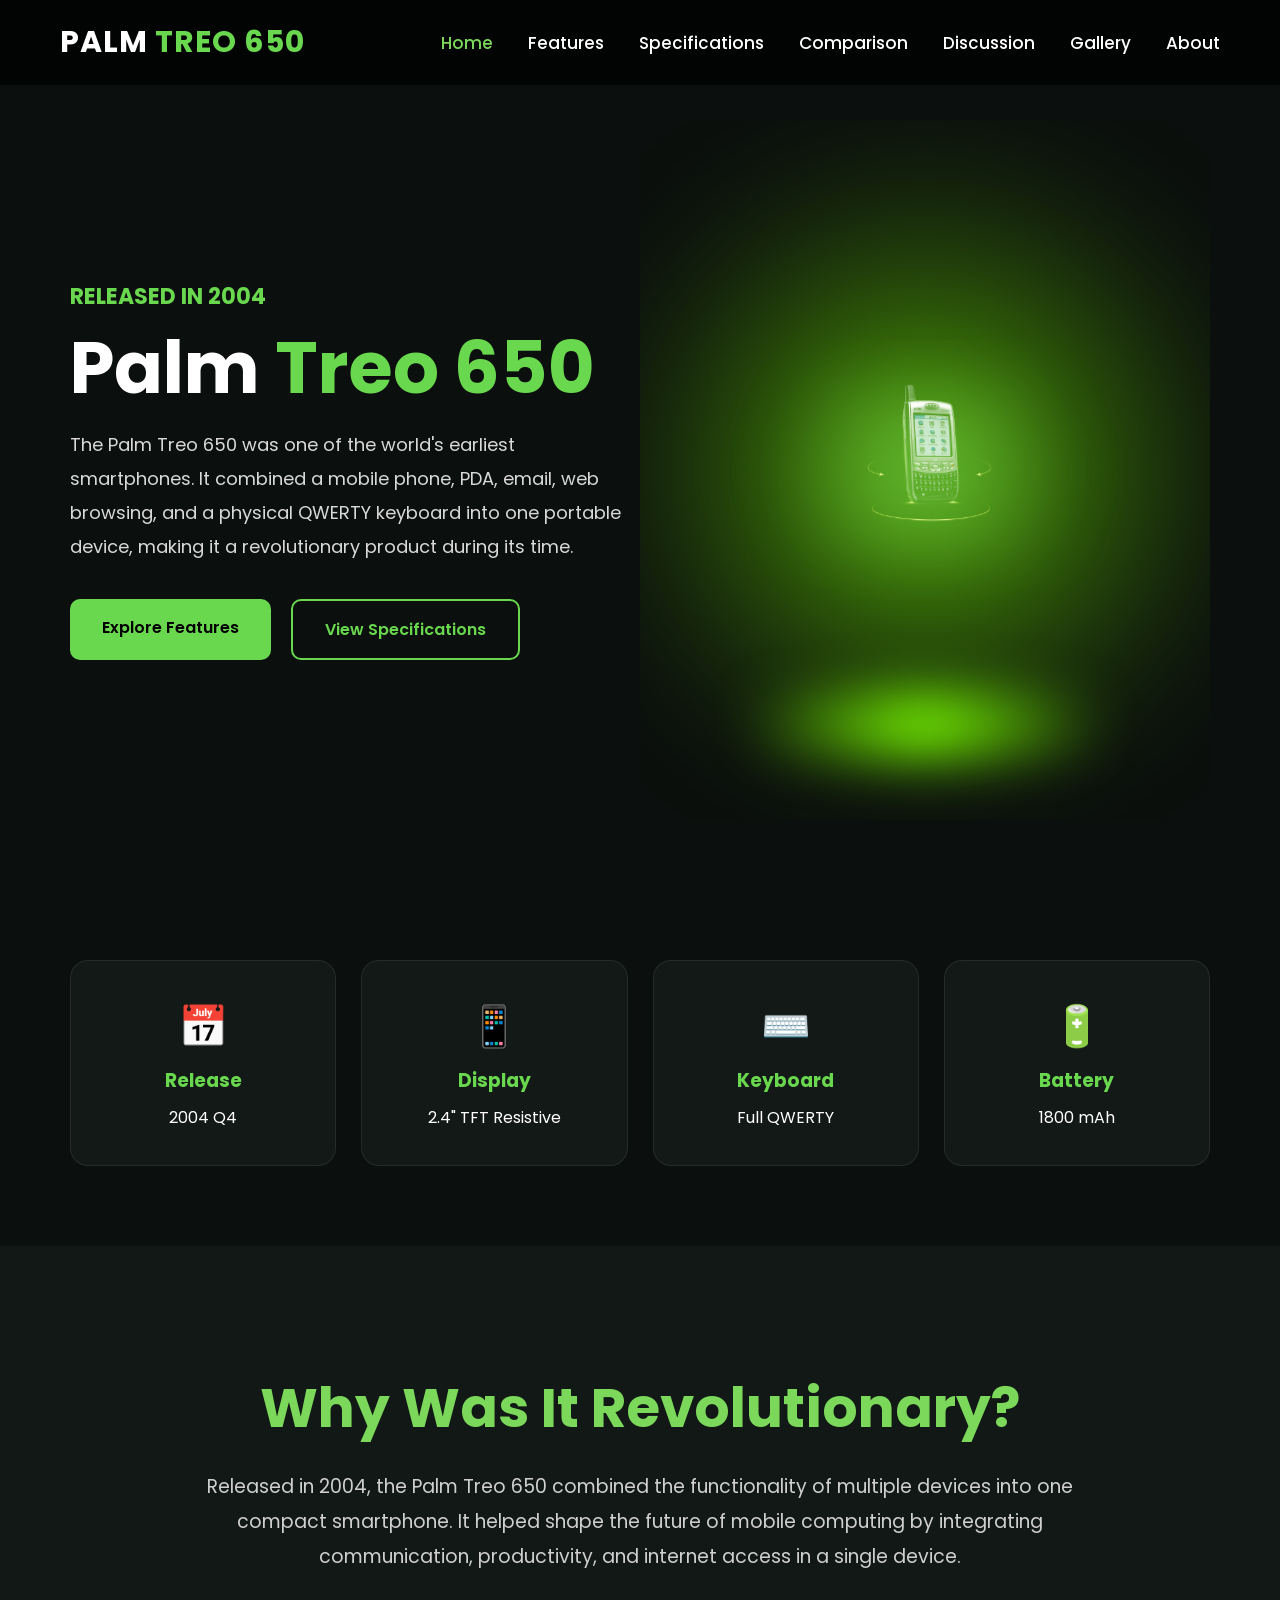
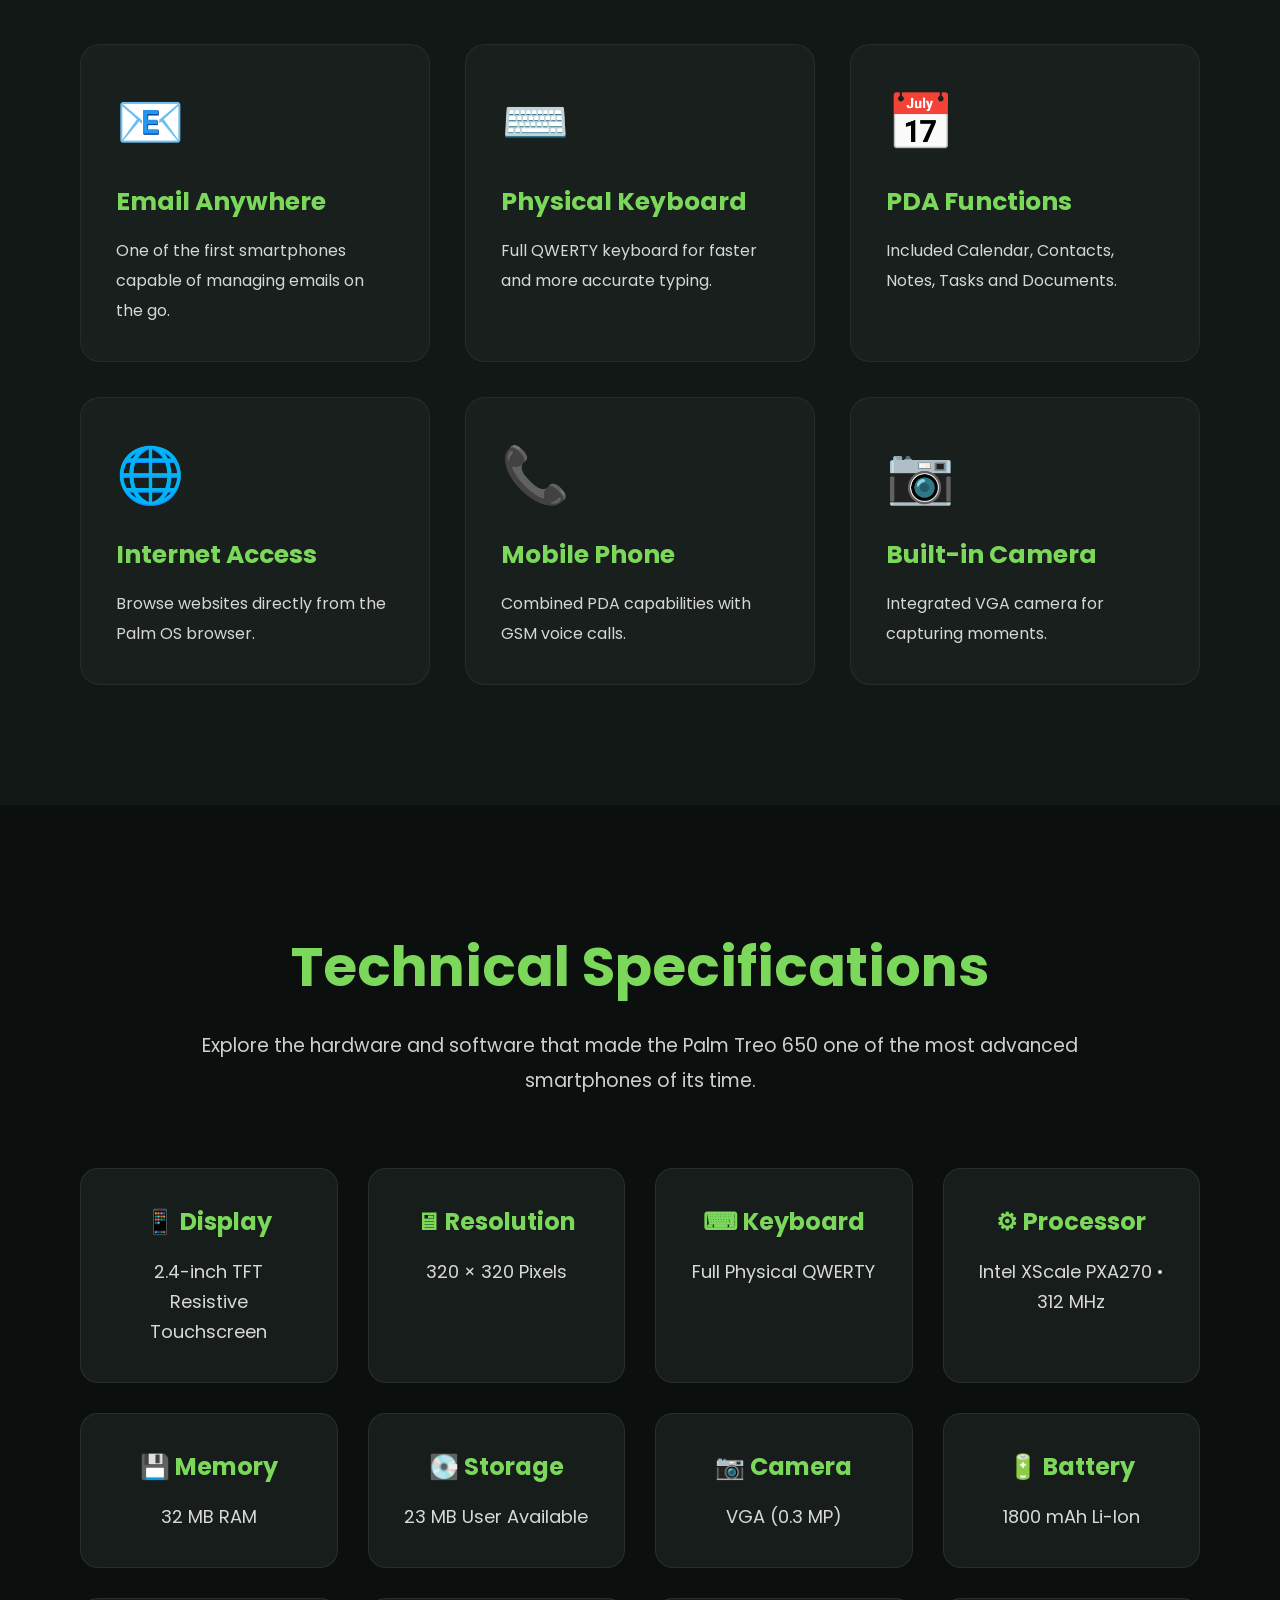
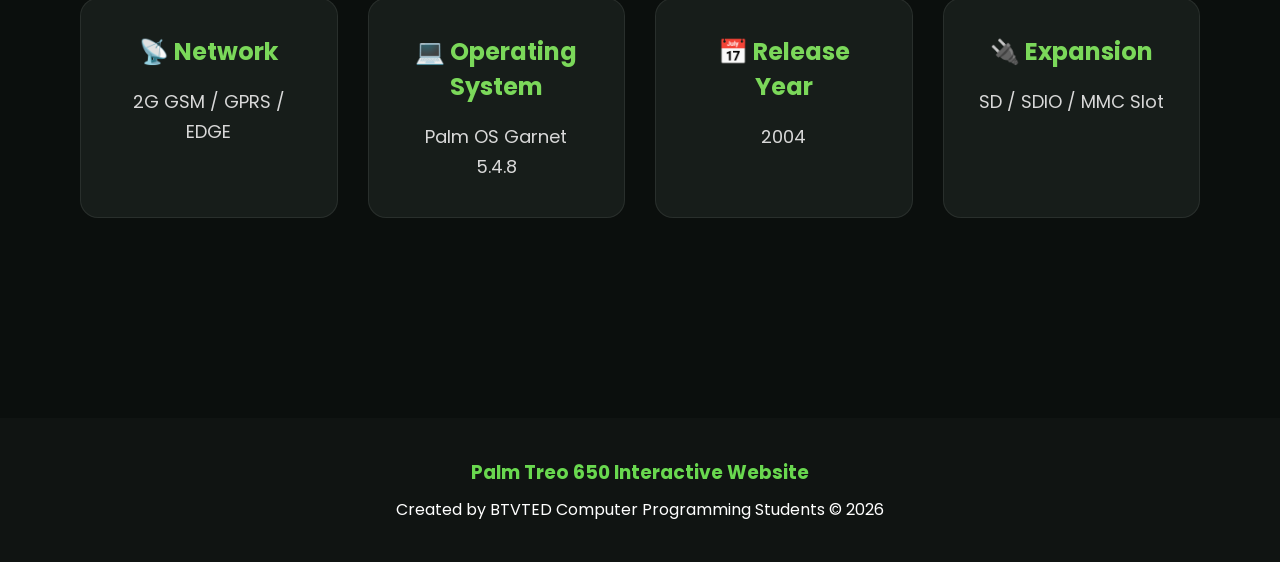
<file: index.html>
<!DOCTYPE html>
<html lang="en">
<head>
    <meta charset="UTF-8">
    <meta name="viewport" content="width=device-width, initial-scale=1.0">
    <title>Palm Treo 650 | Interactive Showcase</title>

    <link rel="stylesheet" href="style.css">
    <link rel="stylesheet" href="animation.css">

    <!-- Google Font -->
    <link href="https://fonts.googleapis.com/css2?family=Poppins:wght@300;400;600;700&display=swap" rel="stylesheet">
</head>

<body>

<header>

    <nav class="navbar">

        <div class="logo">
            PALM <span>TREO 650</span>
        </div>

        <ul class="nav-links">

            <li><a href="index.html" class="active">Home</a></li>

            <li><a href="features.html">Features</a></li>

            <li><a href="specs.html">Specifications</a></li>

            <li><a href="comparison.html">Comparison</a></li>
            <li><a href="discussion.html">Discussion</a></li>

            <li><a href="gallery.html">Gallery</a></li>

            <li><a href="about.html">About</a></li>

        </ul>

    </nav>

</header>


<section class="hero">

    <div class="hero-left">

        <h3>Released in 2004</h3>

        <h1>
            Palm <span>Treo 650</span>
        </h1>

        <p>

            The Palm Treo 650 was one of the world's earliest smartphones.
            It combined a mobile phone, PDA, email, web browsing,
            and a physical QWERTY keyboard into one portable device,
            making it a revolutionary product during its time.

        </p>

        <div class="buttons">

            <a href="features.html" class="btn green">
                Explore Features
            </a>

            <a href="specs.html" class="btn outline">
                View Specifications
            </a>

        </div>

    </div>



    <div class="hero-right">

<div class="phone-container">

<img src="images/hero-phone1.png" alt="Palm Treo 650">

</div>

</div>

</section>



<section class="quick-info">

    <div class="card">

        <h2>📅</h2>

        <h3>Release</h3>

        <p>2004 Q4</p>

    </div>


    <div class="card">

        <h2>📱</h2>

        <h3>Display</h3>

        <p>2.4" TFT Resistive</p>

    </div>


    <div class="card">

        <h2>⌨️</h2>

        <h3>Keyboard</h3>

        <p>Full QWERTY</p>

    </div>



    <div class="card">

        <h2>🔋</h2>

        <h3>Battery</h3>

        <p>1800 mAh</p>

    </div>

</section>

<!-- ========================================= -->
<!-- WHY THE PALM TREO 650 WAS REVOLUTIONARY -->
<!-- ========================================= -->

<section class="revolution">

    <div class="section-title">

        <h2>Why Was It Revolutionary?</h2>

        <p>
            Released in 2004, the Palm Treo 650 combined the functionality
            of multiple devices into one compact smartphone. It helped shape
            the future of mobile computing by integrating communication,
            productivity, and internet access in a single device.
        </p>

    </div>


    <div class="feature-grid">

        <div class="feature-card">

            <h1>📧</h1>

            <h3>Email Anywhere</h3>

            <p>

                One of the first smartphones capable of managing
                emails on the go.

            </p>

        </div>



        <div class="feature-card">

            <h1>⌨️</h1>

            <h3>Physical Keyboard</h3>

            <p>

                Full QWERTY keyboard for faster and more accurate typing.

            </p>

        </div>



        <div class="feature-card">

            <h1>📅</h1>

            <h3>PDA Functions</h3>

            <p>

                Included Calendar, Contacts, Notes,
                Tasks and Documents.

            </p>

        </div>



        <div class="feature-card">

            <h1>🌐</h1>

            <h3>Internet Access</h3>

            <p>

                Browse websites directly from the Palm OS browser.

            </p>

        </div>



        <div class="feature-card">

            <h1>📞</h1>

            <h3>Mobile Phone</h3>

            <p>

                Combined PDA capabilities with GSM voice calls.

            </p>

        </div>



        <div class="feature-card">

            <h1>📷</h1>

            <h3>Built-in Camera</h3>

            <p>

                Integrated VGA camera for capturing moments.

            </p>

        </div>

    </div>

</section>

<!-- ========================================= -->
<!-- SPECIFICATIONS -->
<!-- ========================================= -->

<section class="specifications">

    <div class="section-title">

        <h2>Technical Specifications</h2>

        <p>
            Explore the hardware and software that made the Palm Treo 650
            one of the most advanced smartphones of its time.
        </p>

    </div>

    <div class="spec-grid">

        <div class="spec-card">
            <h3>📱 Display</h3>
            <span>2.4-inch TFT Resistive Touchscreen</span>
        </div>

        <div class="spec-card">
            <h3>🖥 Resolution</h3>
            <span>320 × 320 Pixels</span>
        </div>

        <div class="spec-card">
            <h3>⌨ Keyboard</h3>
            <span>Full Physical QWERTY</span>
        </div>

        <div class="spec-card">
            <h3>⚙ Processor</h3>
            <span>Intel XScale PXA270 • 312 MHz</span>
        </div>

        <div class="spec-card">
            <h3>💾 Memory</h3>
            <span>32 MB RAM</span>
        </div>

        <div class="spec-card">
            <h3>💽 Storage</h3>
            <span>23 MB User Available</span>
        </div>

        <div class="spec-card">
            <h3>📷 Camera</h3>
            <span>VGA (0.3 MP)</span>
        </div>

        <div class="spec-card">
            <h3>🔋 Battery</h3>
            <span>1800 mAh Li-Ion</span>
        </div>

        <div class="spec-card">
            <h3>📡 Network</h3>
            <span>2G GSM / GPRS / EDGE</span>
        </div>

        <div class="spec-card">
            <h3>💻 Operating System</h3>
            <span>Palm OS Garnet 5.4.8</span>
        </div>

        <div class="spec-card">
            <h3>📅 Release Year</h3>
            <span>2004</span>
        </div>

        <div class="spec-card">
            <h3>🔌 Expansion</h3>
            <span>SD / SDIO / MMC Slot</span>
        </div>

    </div>

</section>

<footer>

    <h3>Palm Treo 650 Interactive Website</h3>

    <p>

        Created by BTVTED Computer Programming Students

    </p>

</footer>



<script src="script.js"></script>

</body>
</html>
</file>
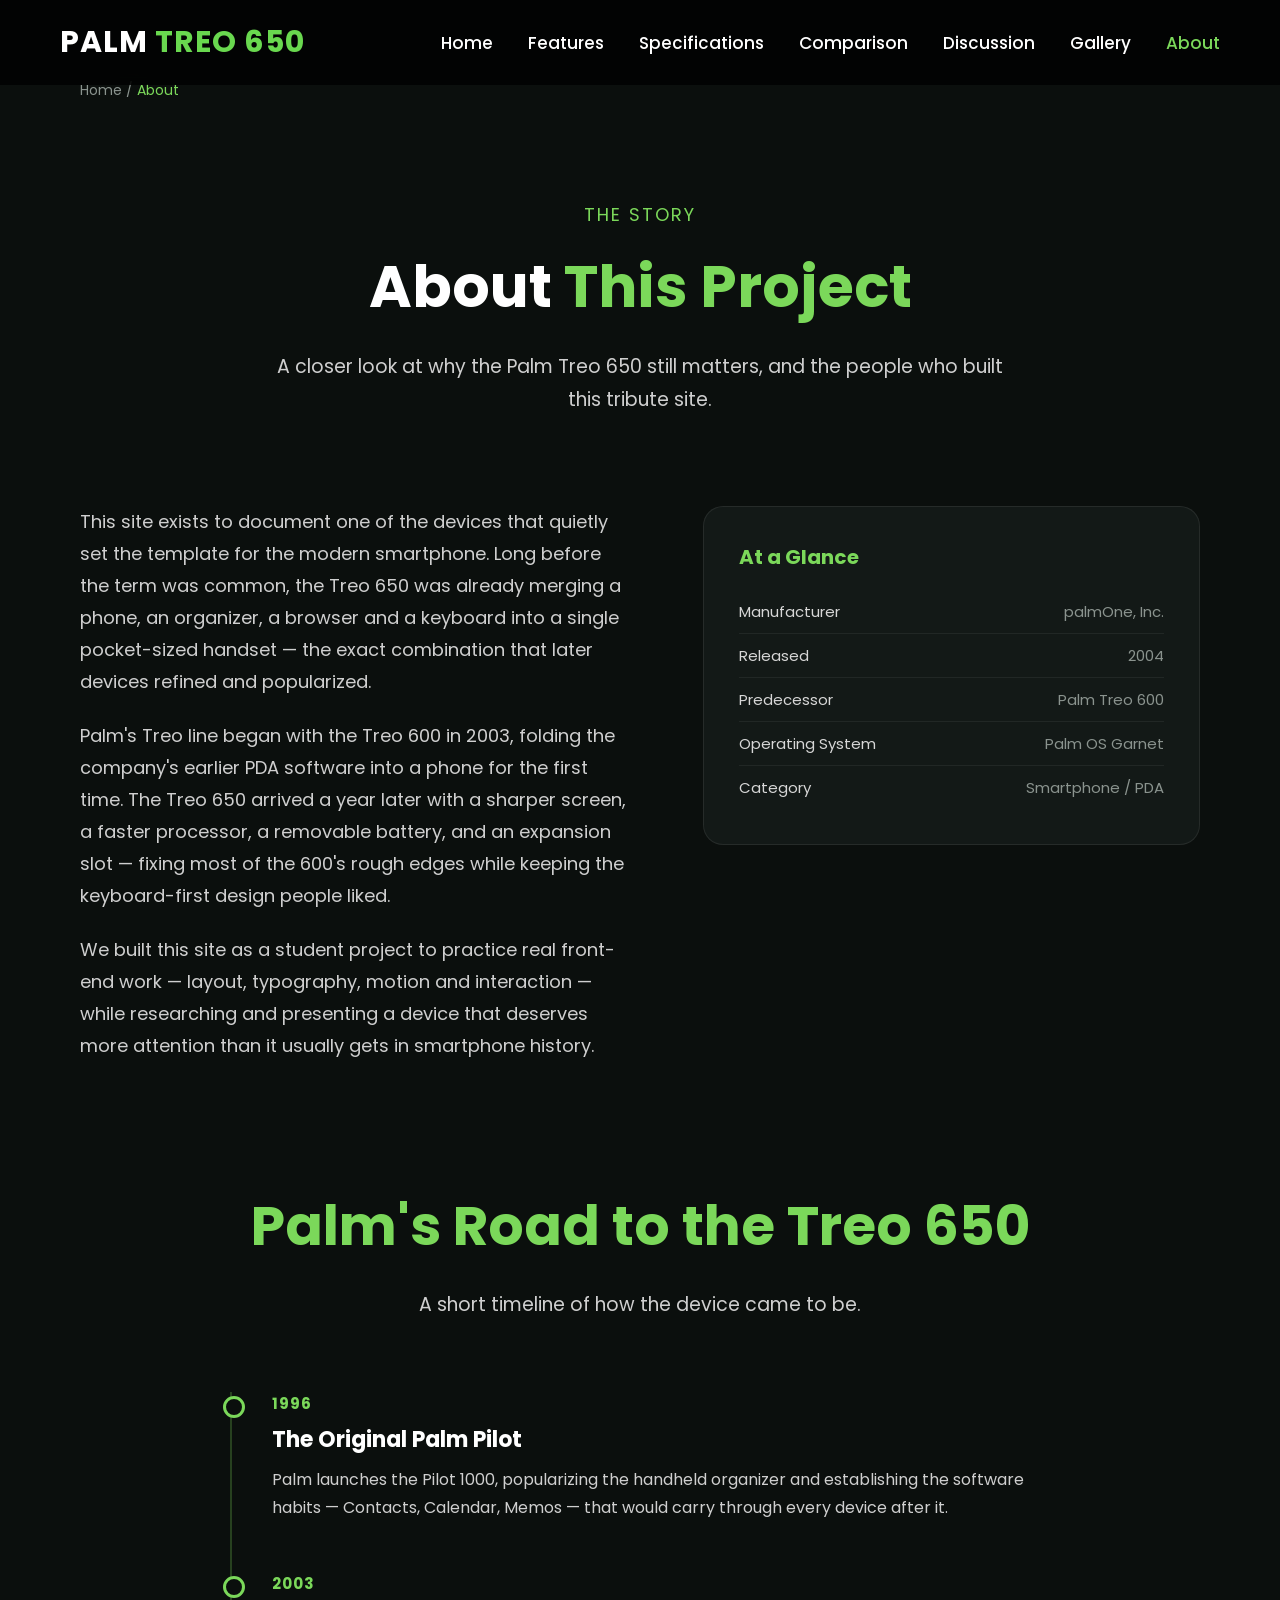
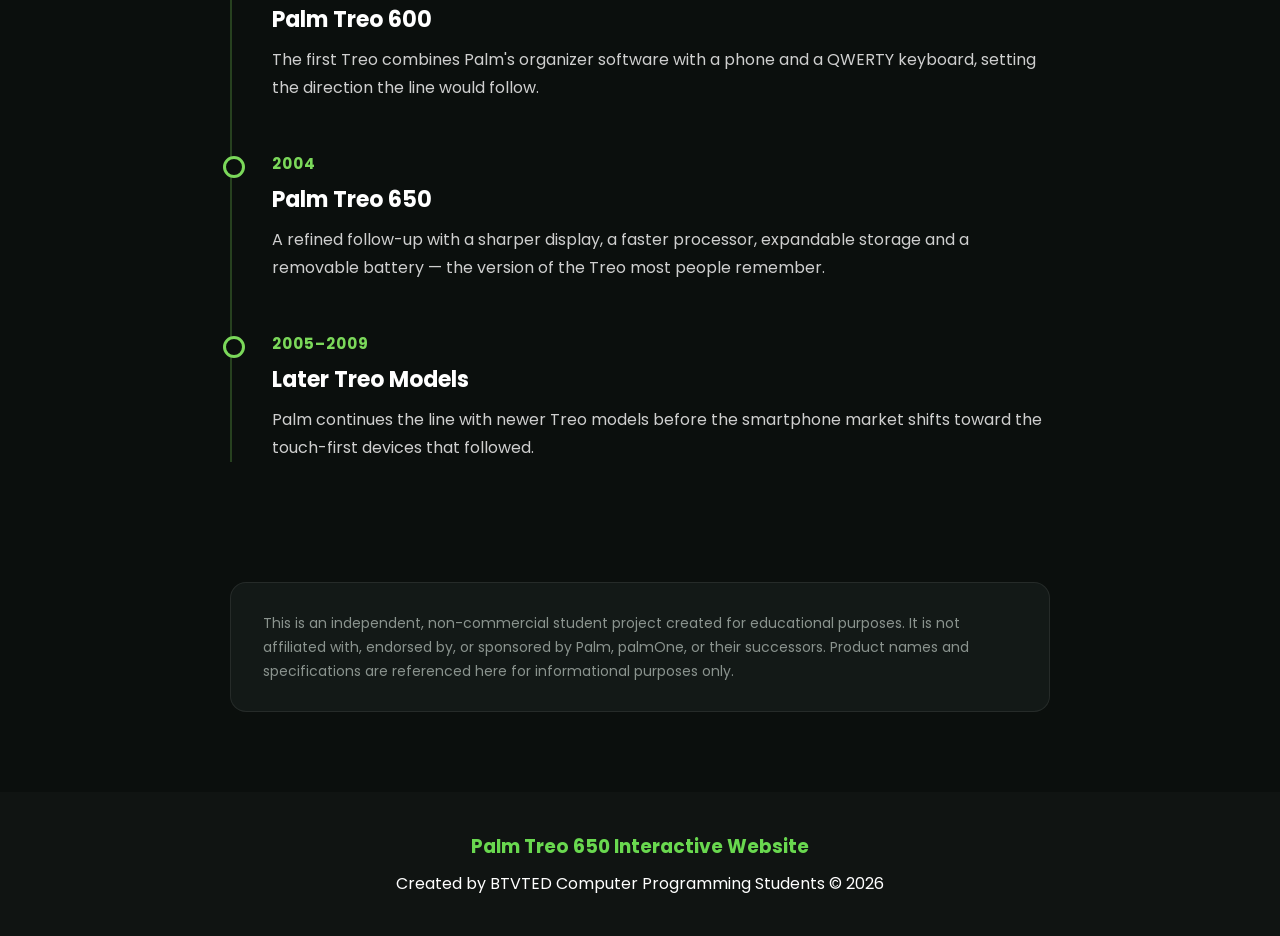
<file: about.html>
<!DOCTYPE html>
<html lang="en">
<head>
    <meta charset="UTF-8">
    <meta name="viewport" content="width=device-width, initial-scale=1.0">
    <title>About | Palm Treo 650</title>

    <link rel="stylesheet" href="style.css">
    <link rel="stylesheet" href="animation.css">

    <link href="https://fonts.googleapis.com/css2?family=Poppins:wght@300;400;600;700&display=swap" rel="stylesheet">
</head>

<body>

<header>

    <nav class="navbar">

        <div class="logo">
            PALM <span>TREO 650</span>
        </div>

        <ul class="nav-links">

            <li><a href="index.html">Home</a></li>

            <li><a href="features.html">Features</a></li>

            <li><a href="specs.html">Specifications</a></li>

            <li><a href="comparison.html">Comparison</a></li>
            <li><a href="discussion.html">Discussion</a></li>

            <li><a href="gallery.html">Gallery</a></li>

            <li><a href="about.html" class="active">About</a></li>

        </ul>

    </nav>

</header>

<div class="breadcrumb">
    <a href="index.html">Home</a> / <span>About</span>
</div>

<section class="page-hero">

    <div class="eyebrow">The Story</div>

    <h1>About <span>This Project</span></h1>

    <p>

        A closer look at why the Palm Treo 650 still matters, and the
        people who built this tribute site.

    </p>

</section>

<section class="about-section">

    <div class="about-text reveal">

        <p>

            This site exists to document one of the devices that quietly
            set the template for the modern smartphone. Long before the
            term was common, the Treo 650 was already merging a phone, an
            organizer, a browser and a keyboard into a single pocket-sized
            handset — the exact combination that later devices refined
            and popularized.

        </p>

        <p>

            Palm's Treo line began with the Treo 600 in 2003, folding the
            company's earlier PDA software into a phone for the first
            time. The Treo 650 arrived a year later with a sharper screen,
            a faster processor, a removable battery, and an expansion
            slot — fixing most of the 600's rough edges while keeping the
            keyboard-first design people liked.

        </p>

        <p>

            We built this site as a student project to practice real
            front-end work — layout, typography, motion and interaction —
            while researching and presenting a device that deserves more
            attention than it usually gets in smartphone history.

        </p>

    </div>

    <div class="about-side reveal">

        <h3>At a Glance</h3>

        <ul>

            <li>Manufacturer <span>palmOne, Inc.</span></li>

            <li>Released <span>2004</span></li>

            <li>Predecessor <span>Palm Treo 600</span></li>

            <li>Operating System <span>Palm OS Garnet</span></li>

            <li>Category <span>Smartphone / PDA</span></li>

        </ul>

    </div>

</section>

<section class="timeline">

    <div class="section-title">

        <h2>Palm's Road to the Treo 650</h2>

        <p>A short timeline of how the device came to be.</p>

    </div>

    <div class="timeline-track">

        <div class="timeline-item reveal">

            <div class="timeline-year">1996</div>

            <h3>The Original Palm Pilot</h3>

            <p>

                Palm launches the Pilot 1000, popularizing the handheld
                organizer and establishing the software habits — Contacts,
                Calendar, Memos — that would carry through every device
                after it.

            </p>

        </div>

        <div class="timeline-item reveal">

            <div class="timeline-year">2003</div>

            <h3>Palm Treo 600</h3>

            <p>

                The first Treo combines Palm's organizer software with a
                phone and a QWERTY keyboard, setting the direction the
                line would follow.

            </p>

        </div>

        <div class="timeline-item reveal">

            <div class="timeline-year">2004</div>

            <h3>Palm Treo 650</h3>

            <p>

                A refined follow-up with a sharper display, a faster
                processor, expandable storage and a removable battery —
                the version of the Treo most people remember.

            </p>

        </div>

        <div class="timeline-item reveal">

            <div class="timeline-year">2005–2009</div>

            <h3>Later Treo Models</h3>

            <p>

                Palm continues the line with newer Treo models before the
                smartphone market shifts toward the touch-first devices
                that followed.

            </p>

        </div>

    </div>

</section>

<div class="disclaimer-box reveal">

    This is an independent, non-commercial student project created for
    educational purposes. It is not affiliated with, endorsed by, or
    sponsored by Palm, palmOne, or their successors. Product names and
    specifications are referenced here for informational purposes only.

</div>

<footer>

    <h3>Palm Treo 650 Interactive Website</h3>

    <p>

        Created by BTVTED Computer Programming Students

    </p>

</footer>

<script src="script.js"></script>

</body>
</html>
</file>
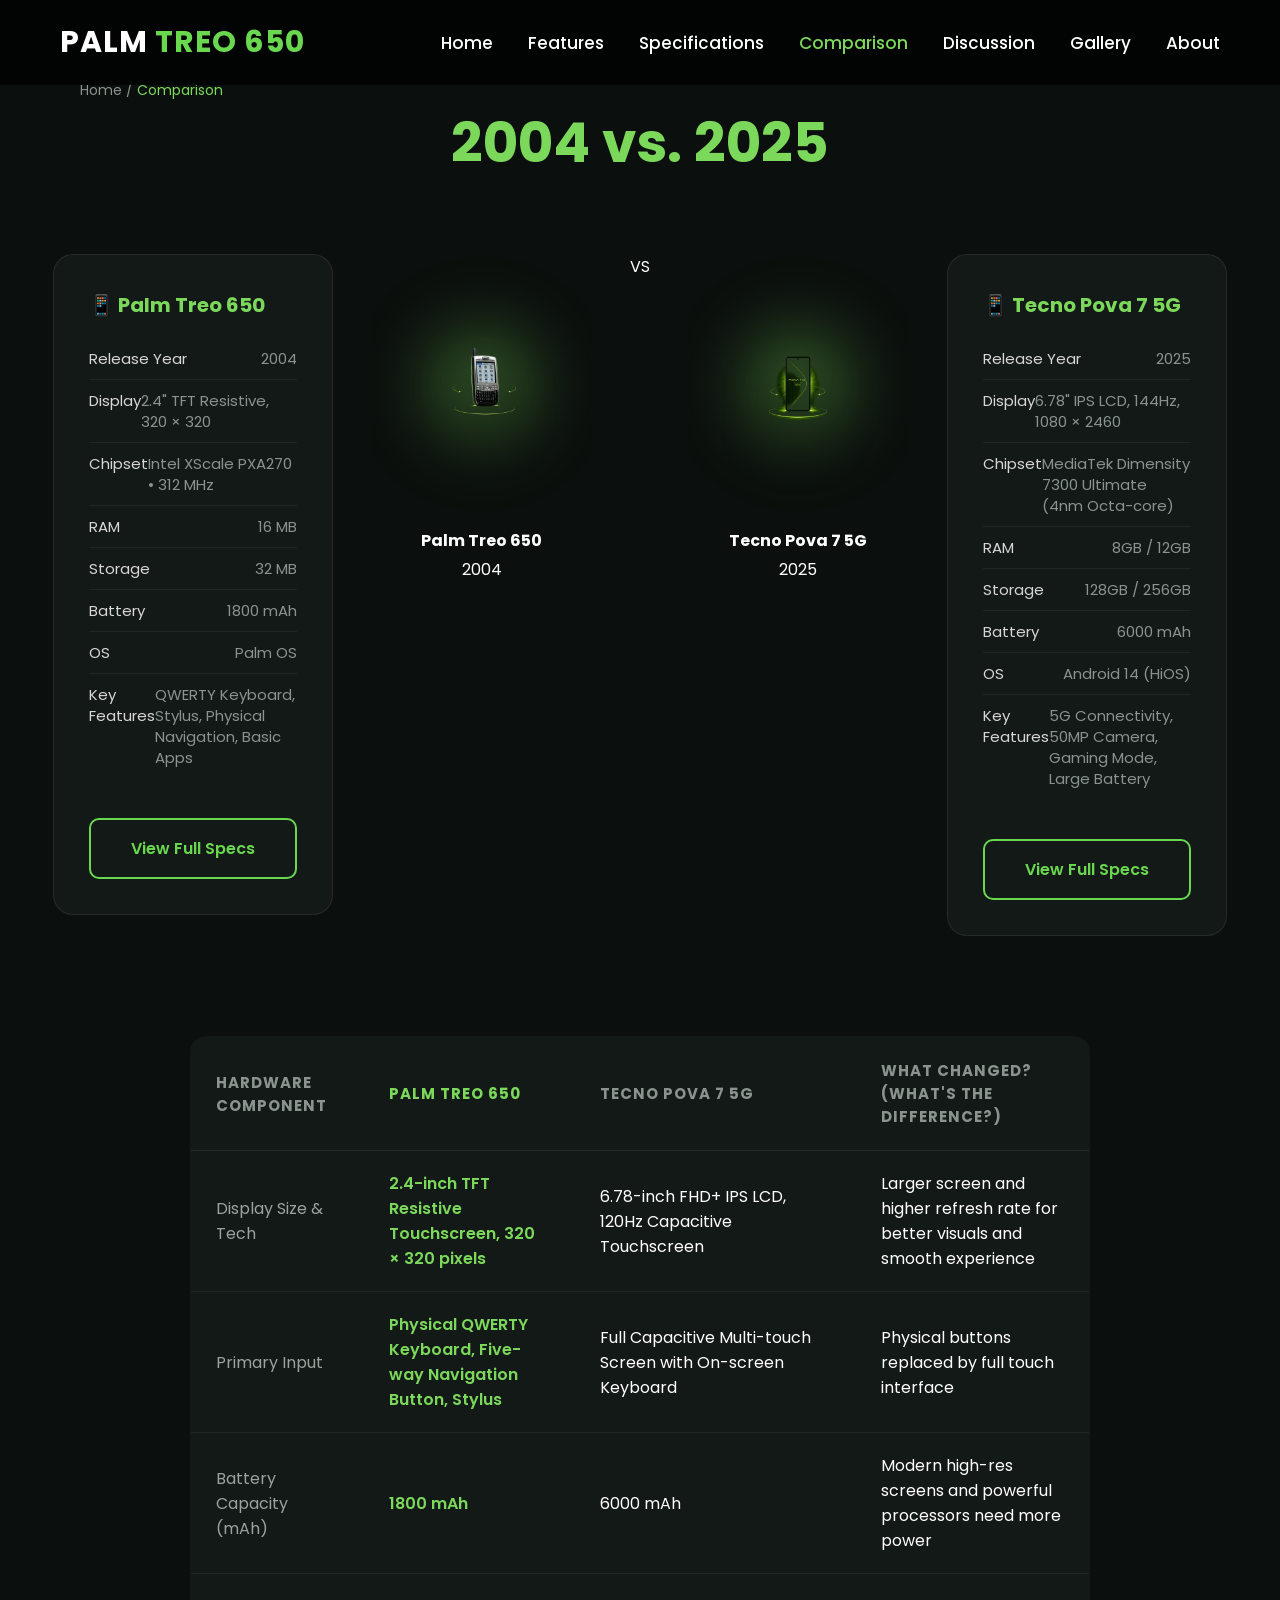
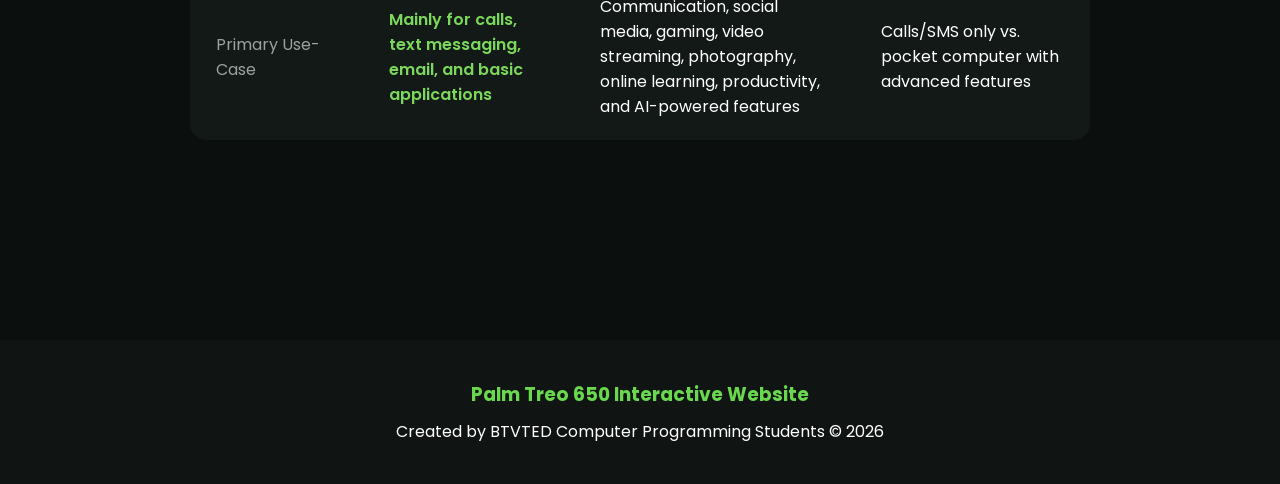
<file: comparison.html>
<!DOCTYPE html>
<html lang="en">
<head>
    <meta charset="UTF-8">
    <meta name="viewport" content="width=device-width, initial-scale=1.0">
    <title>Comparison | Palm Treo 650</title>

    <link rel="stylesheet" href="style.css">
    <link rel="stylesheet" href="animation.css">

    <link href="https://fonts.googleapis.com/css2?family=Poppins:wght@300;400;600;700&display=swap" rel="stylesheet">
</head>

<body>

<header>

    <nav class="navbar">

        <div class="logo">
            PALM <span>TREO 650</span>
        </div>

        <ul class="nav-links">

            <li><a href="index.html">Home</a></li>

            <li><a href="features.html">Features</a></li>

            <li><a href="specs.html">Specifications</a></li>

            <li><a href="comparison.html" class="active">Comparison</a></li>
            <li><a href="discussion.html">Discussion</a></li>

            <li><a href="gallery.html">Gallery</a></li>

            <li><a href="about.html">About</a></li>

        </ul>

    </nav>

</header>

<div class="breadcrumb">
    <a href="index.html">Home</a> / 
    <span>Comparison</span>
</div>

<section class="comparison-section" style="padding-top:0;">

    <div class="section-title reveal">
        <h2>2004 vs. 2025</h2>
        
    </div>

    <div class="vs-stage reveal">

        <div class="about-side">

            <h3>📱 Palm Treo 650</h3>

            <ul>
                <li>Release Year <span>2004</span></li>
                <li>Display <span>2.4" TFT Resistive, 320 × 320</span></li>
                <li>Chipset <span>Intel XScale PXA270 • 312 MHz</span></li>
                <li>RAM <span>16 MB</span></li>
                <li>Storage <span>32 MB</span></li>
                <li>Battery <span>1800 mAh</span></li>
                <li>OS <span>Palm OS</span></li>
                <li>Key Features <span>QWERTY Keyboard, Stylus, Physical Navigation, Basic Apps</span></li>
            </ul>

            <a href="specs.html" class="btn outline" style="margin-top:20px; width:100%; text-align:center;">
                View Full Specs
            </a>

        </div>

        <div class="vs-phone-col">
            <div class="phone-container">
                <img src="images/hero-phone1.png" alt="Palm Treo 650">
            </div>
            <strong>Palm Treo 650</strong>
            <span style="color:var(--muted); margin-top:-10px;">2004</span>
        </div>

        <div class="vs-badge">VS</div>

        <div class="vs-phone-col">
            <div class="phone-container">
                <img src="images/pova.png" alt="Tecno Pova 7 5G">
            </div>
            <strong>Tecno Pova 7 5G</strong>
            <span style="color:var(--muted); margin-top:-10px;">2025</span>
        </div>

        <div class="about-side">

            <h3>📱 Tecno Pova 7 5G</h3>

            <ul>
                <li>Release Year <span>2025</span></li>
                <li>Display <span>6.78" IPS LCD, 144Hz, 1080 × 2460</span></li>
                <li>Chipset <span>MediaTek Dimensity 7300 Ultimate (4nm Octa-core)</span></li>
                <li>RAM <span>8GB / 12GB</span></li>
                <li>Storage <span>128GB / 256GB</span></li>
                <li>Battery <span>6000 mAh</span></li>
                <li>OS <span>Android 14 (HiOS)</span></li>
                <li>Key Features <span>5G Connectivity, 50MP Camera, Gaming Mode, Large Battery</span></li>
            </ul>

            <a href="specs.html" class="btn outline" style="margin-top:20px; width:100%; text-align:center;">
                View Full Specs
            </a>

        </div>

    </div>

    <div class="compare-table-wrap reveal">

        <table class="compare-table compare-table--compact">

            <tr>
                <th>Hardware Component</th>
                <th class="highlight">Palm Treo 650</th>
                <th>Tecno Pova 7 5G</th>
                <th>What Changed? (What's the Difference?)</th>
            </tr>

            <tr>
                <td>Display Size &amp; Tech</td>
                <td class="highlight">2.4-inch TFT Resistive Touchscreen, 320 × 320 pixels</td>
                <td>6.78-inch FHD+ IPS LCD, 120Hz Capacitive Touchscreen</td>
                <td>Larger screen and higher refresh rate for better visuals and smooth experience</td>
            </tr>

            <tr>
                <td>Primary Input</td>
                <td class="highlight">Physical QWERTY Keyboard, Five-way Navigation Button, Stylus</td>
                <td>Full Capacitive Multi-touch Screen with On-screen Keyboard</td>
                <td>Physical buttons replaced by full touch interface</td>
            </tr>

            <tr>
                <td>Battery Capacity (mAh)</td>
                <td class="highlight">1800 mAh</td>
                <td>6000 mAh</td>
                <td>Modern high-res screens and powerful processors need more power</td>
            </tr>

            <tr>
                <td>Primary Use-Case</td>
                <td class="highlight">Mainly for calls, text messaging, email, and basic applications</td>
                <td>Communication, social media, gaming, video streaming, photography, online learning, productivity, and AI-powered features</td>
                <td>Calls/SMS only vs. pocket computer with advanced features</td>
            </tr>

        </table>

    </div>

</section>


<footer>

    <h3>Palm Treo 650 Interactive Website</h3>

    <p>

        Created by BTVTED Computer Programming Students

    </p>

</footer>

<script src="script.js"></script>


</body>
</html>
</file>
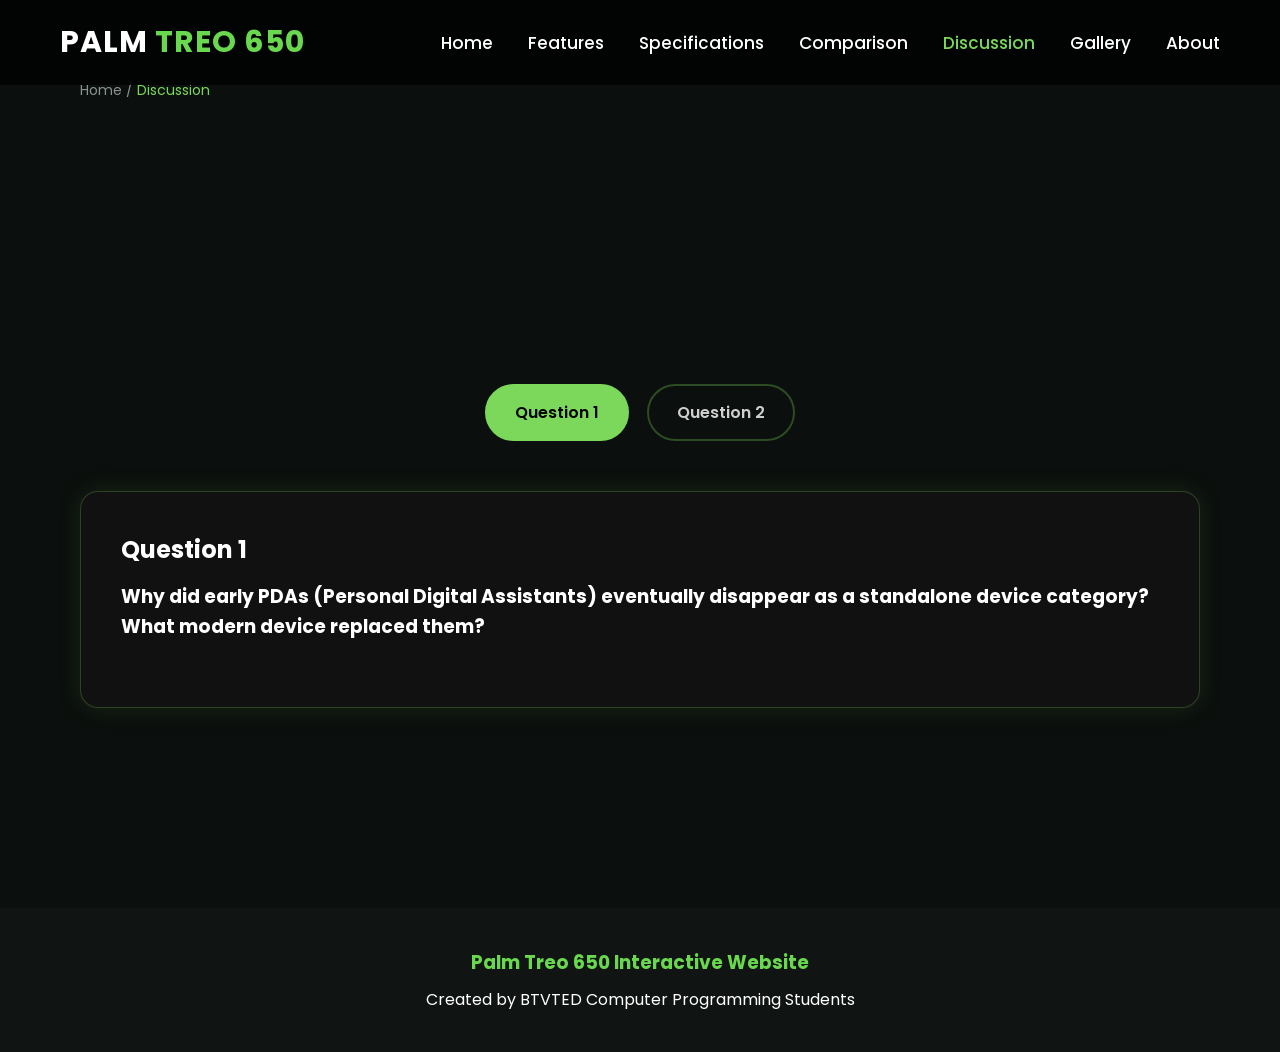
<file: discussion.html>
<!DOCTYPE html>
<html lang="en">
<head>
<meta charset="UTF-8">
<meta name="viewport" content="width=device-width, initial-scale=1.0">

<title>Discussion | Palm Treo 650</title>

<link rel="stylesheet" href="style.css">
<link rel="stylesheet" href="animation.css">

<link href="https://fonts.googleapis.com/css2?family=Poppins:wght@300;400;600;700&display=swap" rel="stylesheet">

</head>

<body>

<header>

<nav class="navbar">

<div class="logo">
PALM <span>TREO 650</span>
</div>

<ul class="nav-links">

<li><a href="index.html">Home</a></li>
<li><a href="features.html">Features</a></li>
<li><a href="specs.html">Specifications</a></li>
<li><a href="comparison.html">Comparison</a></li>
<li><a href="discussion.html" class="active">Discussion</a></li>
<li><a href="gallery.html">Gallery</a></li>
<li><a href="about.html">About</a></li>

</ul>

</nav>

</header>

<div class="breadcrumb">
<a href="index.html">Home</a> /
<span>Discussion</span>
</div>

<section class="comparison-section">

<div class="section-title reveal">

<h2>Discussion & Reflection</h2>

<p>
Read each question below. Click a question button to reveal the discussion panel during your presentation.
</p>

</div>

<div class="compare-tabs">

<button class="compare-tab active" onclick="showQuestion(1)">
Question 1
</button>

<button class="compare-tab" onclick="showQuestion(2)">
Question 2
</button>

</div>

<div id="question1" class="discussion-panel">

<h2>Question 1</h2>

<h3>
Why did early PDAs (Personal Digital Assistants) eventually disappear as a standalone device category? What modern device replaced them?
</h3>

</div>

<div id="question2" class="discussion-panel" style="display:none;">

<h2>Question 2</h2>

<h3>

Identify two physical constraints that limit how small a mobile computing device can be while remaining usable.

</h3>


</div>

</section>

<footer>

<h3>Palm Treo 650 Interactive Website</h3>

<p>Created by BTVTED Computer Programming Students</p>

</footer>

<script>

function showQuestion(number){

document.getElementById("question1").style.display="none";
document.getElementById("question2").style.display="none";

document.getElementById("question"+number).style.display="block";

const buttons=document.querySelectorAll(".compare-tab");

buttons.forEach(btn=>btn.classList.remove("active"));

buttons[number-1].classList.add("active");

}

</script>

</body>
</html>
</file>
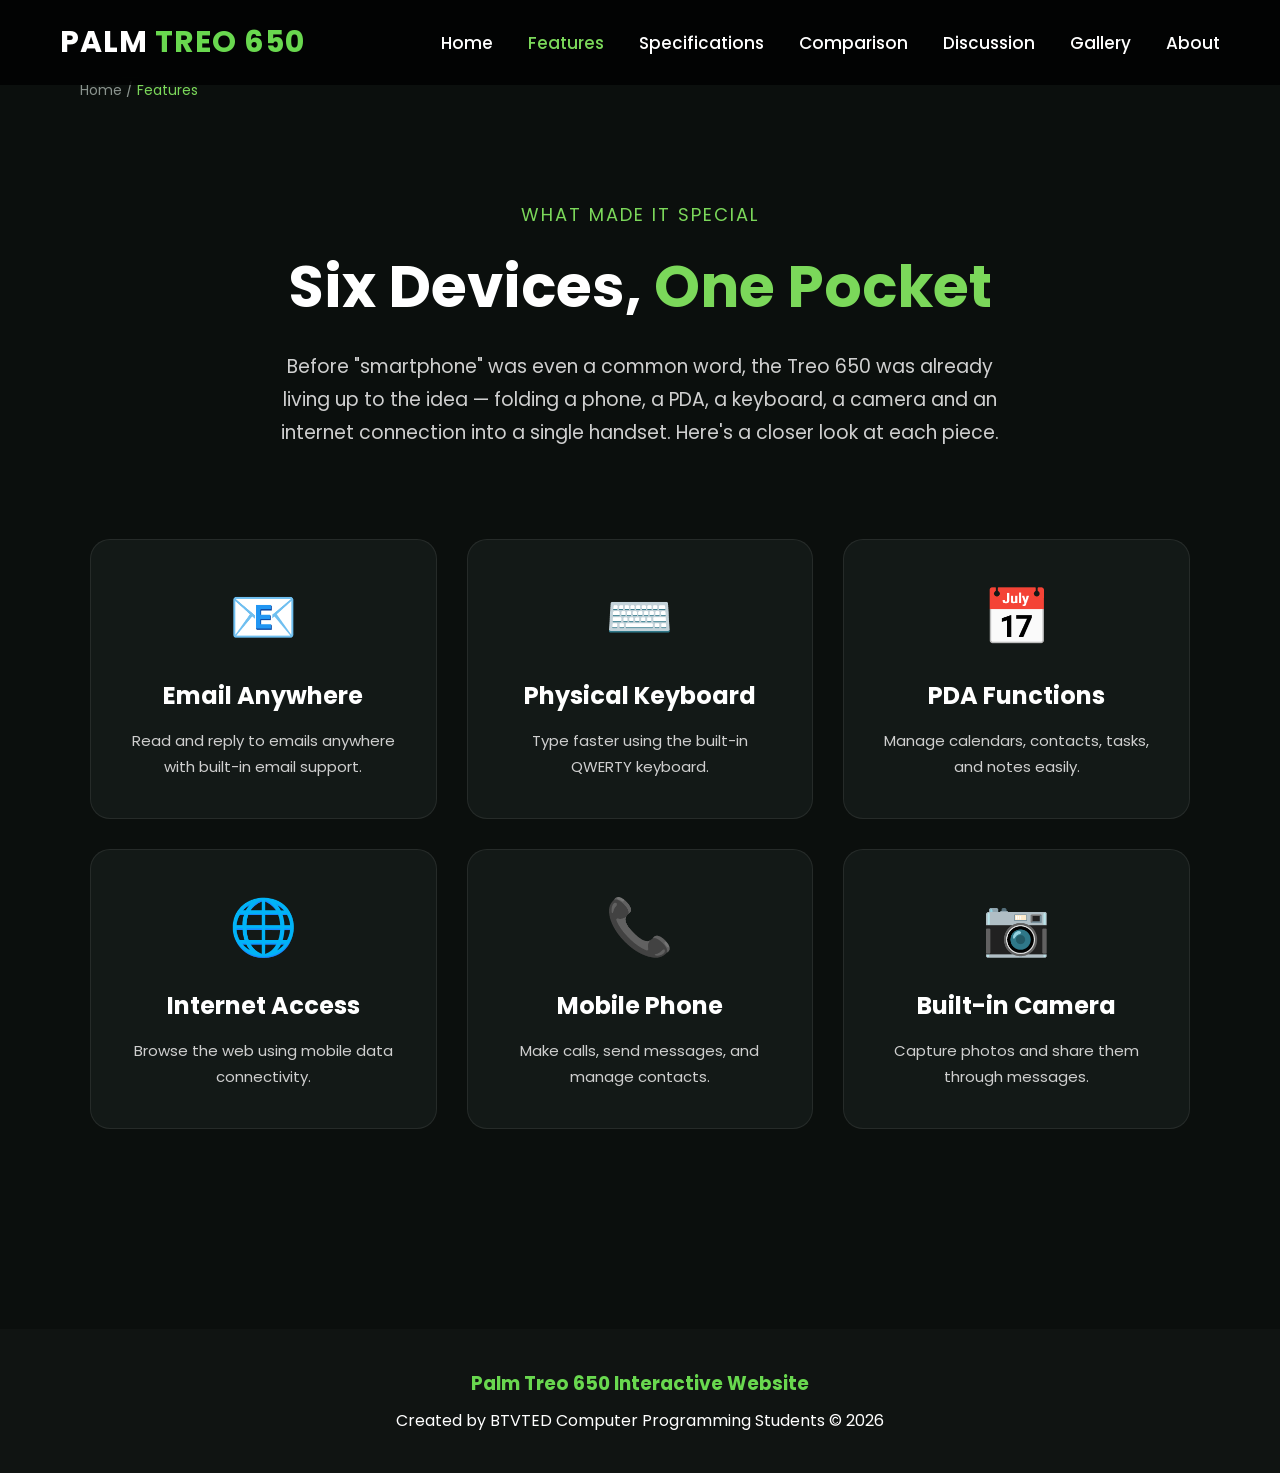
<file: features.html>
<!DOCTYPE html>
<html lang="en">
<head>
    <meta charset="UTF-8">
    <meta name="viewport" content="width=device-width, initial-scale=1.0">
    <title>Features | Palm Treo 650</title>

    <link rel="stylesheet" href="style.css">
    <link rel="stylesheet" href="animation.css">

    <!-- Google Font -->
    <link href="https://fonts.googleapis.com/css2?family=Poppins:wght@300;400;600;700&display=swap" rel="stylesheet">
</head>

<body>

<header>

    <nav class="navbar">

        <div class="logo">
            PALM <span>TREO 650</span>
        </div>

        <ul class="nav-links">

            <li><a href="index.html">Home</a></li>

            <li><a href="features.html" class="active">Features</a></li>

            <li><a href="specs.html">Specifications</a></li>

            <li><a href="comparison.html">Comparison</a></li>
            <li><a href="discussion.html">Discussion</a></li>

            <li><a href="gallery.html">Gallery</a></li>

            <li><a href="about.html">About</a></li>

        </ul>

    </nav>

</header>

<div class="breadcrumb">
    <a href="index.html">Home</a> / <span>Features</span>
</div>

<section class="page-hero">

    <div class="eyebrow">What Made It Special</div>

    <h1>Six Devices, <span>One Pocket</span></h1>

    <p>

        Before "smartphone" was even a common word, the Treo 650 was already
        living up to the idea — folding a phone, a PDA, a keyboard, a camera
        and an internet connection into a single handset. Here's a closer
        look at each piece.

    </p>

</section>

<section class="feature-detail-section">

    <div class="feature-grid-minimal">

        <div class="feature-box">
            <div class="feature-icon">📧</div>
            <h2>Email Anywhere</h2>
            <p>Read and reply to emails anywhere with built-in email support.</p>
        </div>


        <div class="feature-box">
            <div class="feature-icon">⌨️</div>
            <h2>Physical Keyboard</h2>
            <p>Type faster using the built-in QWERTY keyboard.</p>
        </div>


        <div class="feature-box">
            <div class="feature-icon">📅</div>
            <h2>PDA Functions</h2>
            <p>Manage calendars, contacts, tasks, and notes easily.</p>
        </div>


        <div class="feature-box">
            <div class="feature-icon">🌐</div>
            <h2>Internet Access</h2>
            <p>Browse the web using mobile data connectivity.</p>
        </div>


        <div class="feature-box">
            <div class="feature-icon">📞</div>
            <h2>Mobile Phone</h2>
            <p>Make calls, send messages, and manage contacts.</p>
        </div>


        <div class="feature-box">
            <div class="feature-icon">📷</div>
            <h2>Built-in Camera</h2>
            <p>Capture photos and share them through messages.</p>
        </div>

    </div>

</section>

<footer>

    <h3>Palm Treo 650 Interactive Website</h3>

    <p>

        Created by BTVTED Computer Programming Students

    </p>

</footer>

<script src="script.js"></script>

</body>
</html>
</file>
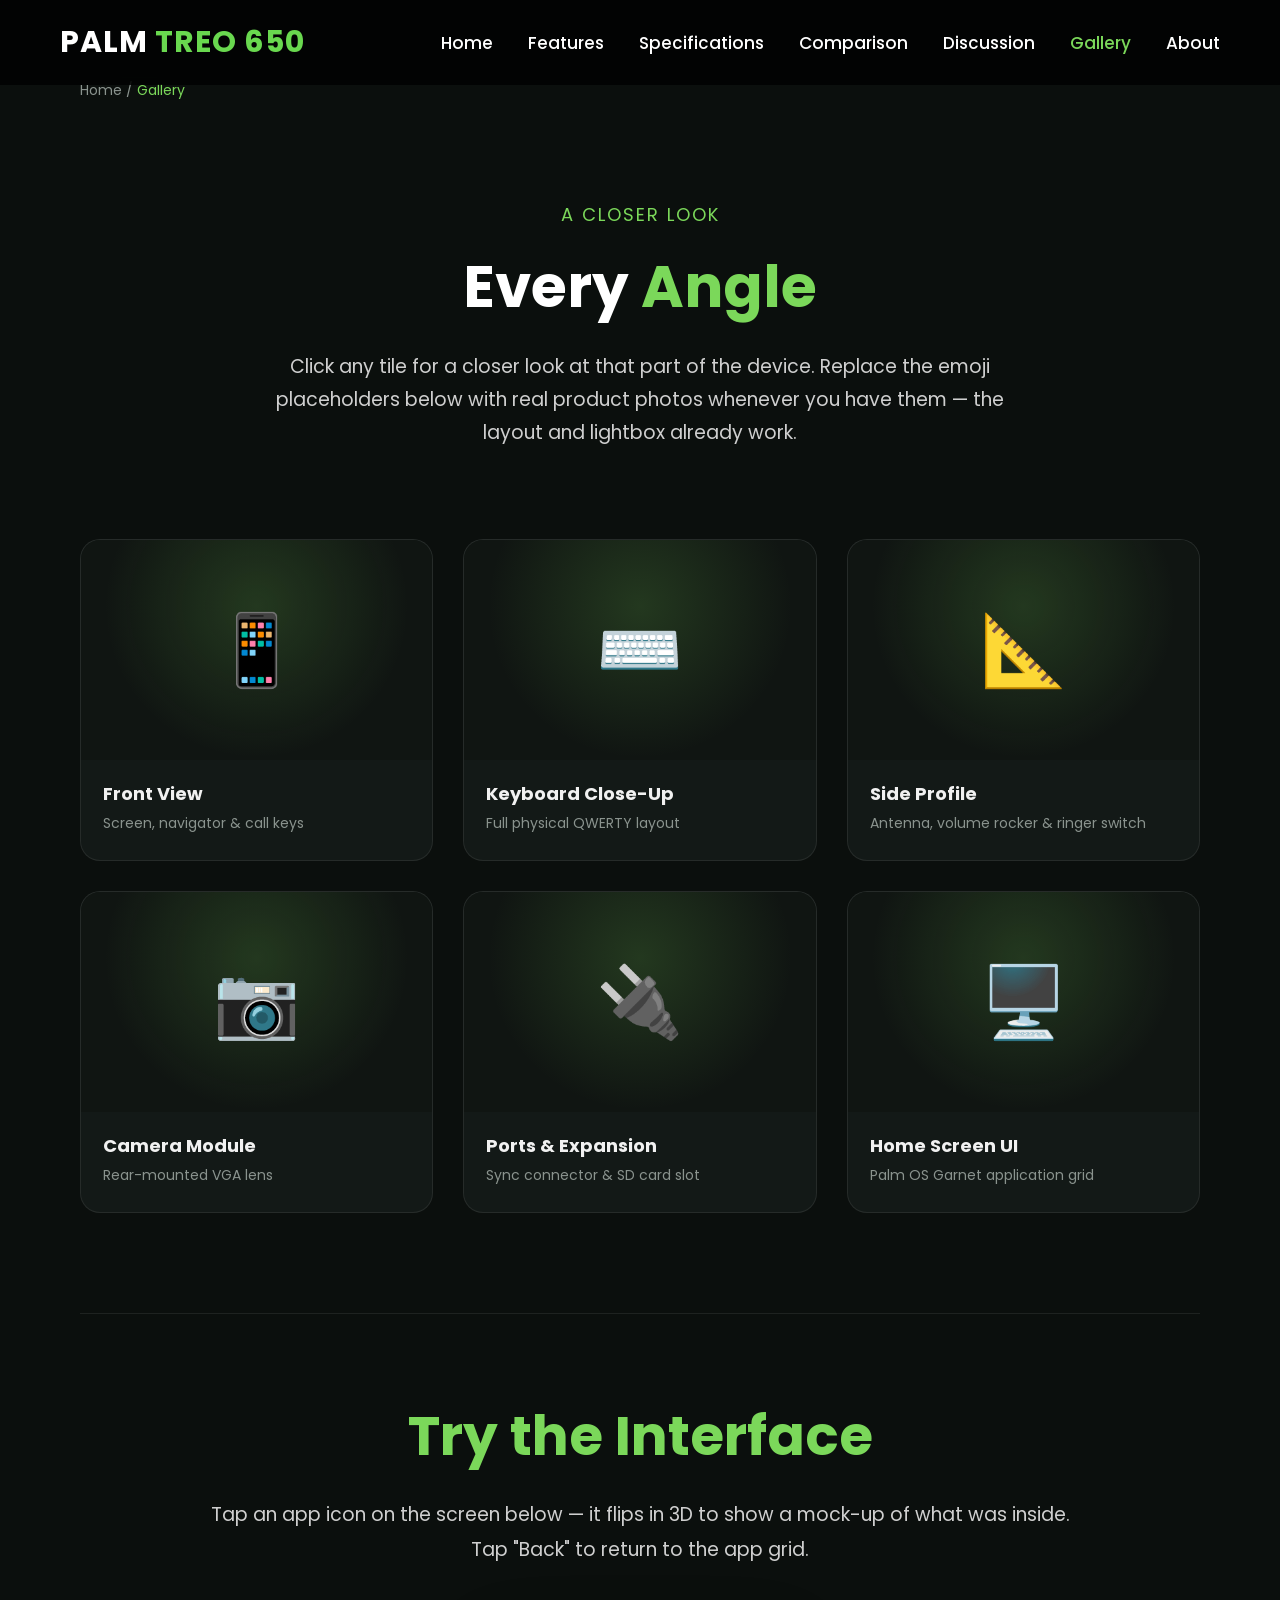
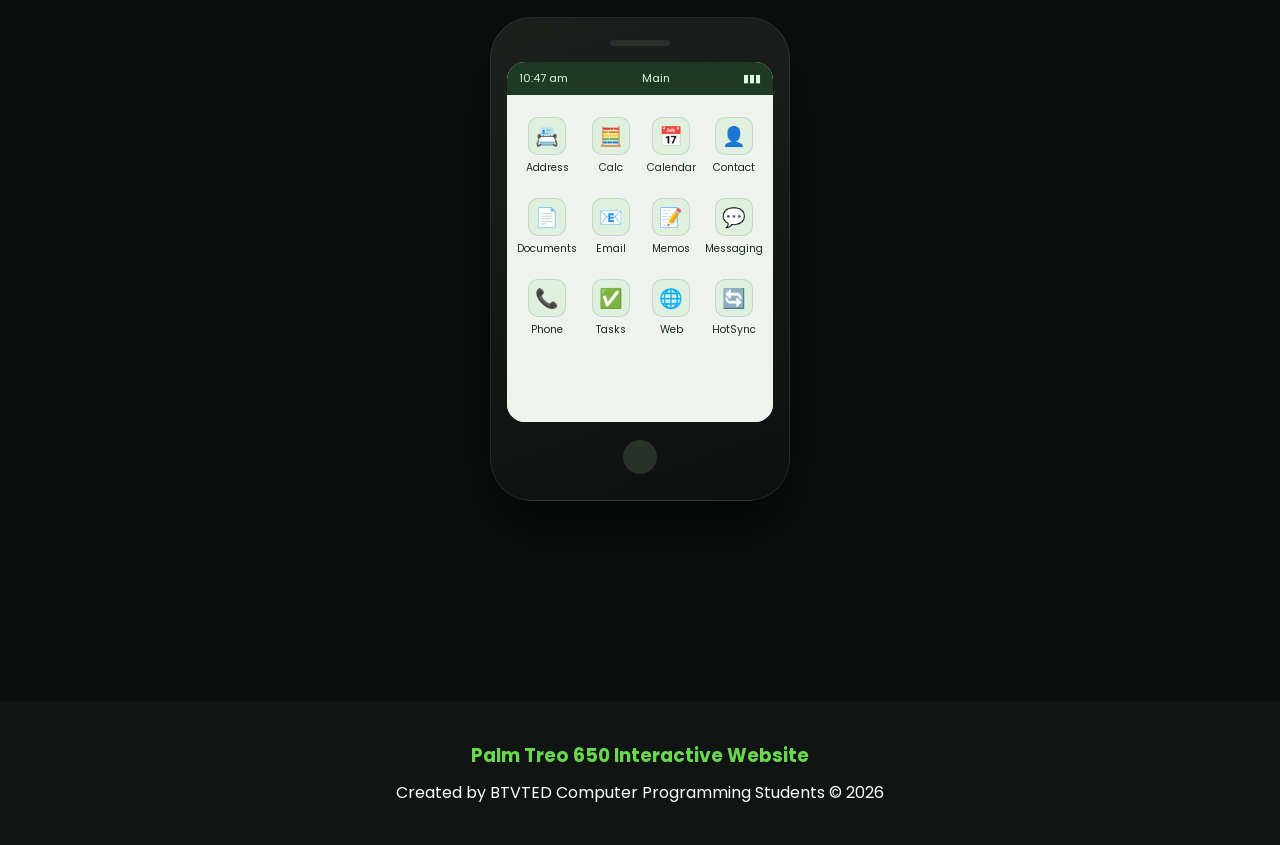
<file: gallery.html>
<!DOCTYPE html>
<html lang="en">
<head>
    <meta charset="UTF-8">
    <meta name="viewport" content="width=device-width, initial-scale=1.0">
    <title>Gallery | Palm Treo 650</title>

    <link rel="stylesheet" href="style.css">
    <link rel="stylesheet" href="animation.css">

    <link href="https://fonts.googleapis.com/css2?family=Poppins:wght@300;400;600;700&display=swap" rel="stylesheet">
</head>

<body>

<header>

    <nav class="navbar">

        <div class="logo">
            PALM <span>TREO 650</span>
        </div>

        <ul class="nav-links">

            <li><a href="index.html">Home</a></li>

            <li><a href="features.html">Features</a></li>

            <li><a href="specs.html">Specifications</a></li>

            <li><a href="comparison.html">Comparison</a></li>
            <li><a href="discussion.html">Discussion</a></li>

            <li><a href="gallery.html" class="active">Gallery</a></li>

            <li><a href="about.html">About</a></li>

        </ul>

    </nav>

</header>

<div class="breadcrumb">
    <a href="index.html">Home</a> / <span>Gallery</span>
</div>

<section class="page-hero">

    <div class="eyebrow">A Closer Look</div>

    <h1>Every <span>Angle</span></h1>

    <p>

        Click any tile for a closer look at that part of the device.
        Replace the emoji placeholders below with real product photos
        whenever you have them — the layout and lightbox already work.

    </p>

</section>

<section class="gallery-section">

    <div class="gallery-grid">

        <div class="gallery-item reveal" data-icon="📱" data-title="Front View" data-desc="The 2.4-inch resistive touchscreen sits above the navigation cluster and call keys, framed by the graphite housing.">

            <div class="gallery-thumb">📱</div>

            <div class="gallery-caption">

                <h3>Front View</h3>

                <p>Screen, navigator &amp; call keys</p>

            </div>

        </div>


        <div class="gallery-item reveal reveal-d1" data-icon="⌨️" data-title="Keyboard Close-Up" data-desc="The full physical QWERTY keyboard was one of the Treo 650's signature features, letting people type messages far faster than a stylus.">

            <div class="gallery-thumb">⌨️</div>

            <div class="gallery-caption">

                <h3>Keyboard Close-Up</h3>

                <p>Full physical QWERTY layout</p>

            </div>

        </div>


        <div class="gallery-item reveal reveal-d2" data-icon="📐" data-title="Side Profile" data-desc="At 0.9 inches thick, the Treo 650 balanced a full keyboard and antenna against a shape that still fit comfortably in a pocket.">

            <div class="gallery-thumb">📐</div>

            <div class="gallery-caption">

                <h3>Side Profile</h3>

                <p>Antenna, volume rocker &amp; ringer switch</p>

            </div>

        </div>


        <div class="gallery-item reveal" data-icon="📷" data-title="Camera Module" data-desc="A VGA camera sat on the back panel, simple by today's standards but genuinely useful for quick shots in 2004.">

            <div class="gallery-thumb">📷</div>

            <div class="gallery-caption">

                <h3>Camera Module</h3>

                <p>Rear-mounted VGA lens</p>

            </div>

        </div>


        <div class="gallery-item reveal reveal-d1" data-icon="🔌" data-title="Ports &amp; Expansion" data-desc="A dedicated sync connector on the bottom edge paired with an SD/SDIO/MMC slot for adding storage or accessories.">

            <div class="gallery-thumb">🔌</div>

            <div class="gallery-caption">

                <h3>Ports &amp; Expansion</h3>

                <p>Sync connector &amp; SD card slot</p>

            </div>

        </div>


        <div class="gallery-item reveal reveal-d2" data-icon="🖥️" data-title="Home Screen UI" data-desc="Palm OS Garnet greeted users with an app grid — Calendar, Contacts, Messaging, Web and more, all one tap away.">

            <div class="gallery-thumb">🖥️</div>

            <div class="gallery-caption">

                <h3>Home Screen UI</h3>

                <p>Palm OS Garnet application grid</p>

            </div>

        </div>

    </div>

    <div class="os-demo reveal">

        <div class="section-title">

            <h2>Try the Interface</h2>

            <p>Tap an app icon on the screen below — it flips in 3D to show a mock-up of what was inside. Tap "Back" to return to the app grid.</p>

        </div>

        <div class="os-demo-wrap">

            <div class="os-phone">

                <div class="os-earpiece"></div>

                <div class="os-screen-frame">

                    <div class="os-flip-card" id="osFlipCard">

                        <div class="os-face os-face-front">

                            <div class="os-status-bar">
                                <span>10:47 am</span>
                                <span>Main</span>
                                <span>▮▮▮</span>
                            </div>

                            <div class="os-app-grid">

                                <button class="os-app-btn" data-app="address">
                                    <span class="os-app-icon">📇</span>Address
                                </button>

                                <button class="os-app-btn" data-app="calc">
                                    <span class="os-app-icon">🧮</span>Calc
                                </button>

                                <button class="os-app-btn" data-app="calendar">
                                    <span class="os-app-icon">📅</span>Calendar
                                </button>

                                <button class="os-app-btn" data-app="contact">
                                    <span class="os-app-icon">👤</span>Contact
                                </button>

                                <button class="os-app-btn" data-app="documents">
                                    <span class="os-app-icon">📄</span>Documents
                                </button>

                                <button class="os-app-btn" data-app="email">
                                    <span class="os-app-icon">📧</span>Email
                                </button>

                                <button class="os-app-btn" data-app="memos">
                                    <span class="os-app-icon">📝</span>Memos
                                </button>

                                <button class="os-app-btn" data-app="messaging">
                                    <span class="os-app-icon">💬</span>Messaging
                                </button>

                                <button class="os-app-btn" data-app="phone">
                                    <span class="os-app-icon">📞</span>Phone
                                </button>

                                <button class="os-app-btn" data-app="tasks">
                                    <span class="os-app-icon">✅</span>Tasks
                                </button>

                                <button class="os-app-btn" data-app="web">
                                    <span class="os-app-icon">🌐</span>Web
                                </button>

                                <button class="os-app-btn" data-app="hotsync">
                                    <span class="os-app-icon">🔄</span>HotSync
                                </button>

                            </div>

                        </div>

                        <div class="os-face os-face-back">

                            <div class="os-app-titlebar">

                                <button class="os-back-btn" id="osBackBtn">← Back</button>

                                <span class="os-app-title" id="osAppTitle">App</span>

                            </div>

                            <div class="os-app-body" id="osAppBody">

                                <!-- populated by script.js -->

                            </div>

                        </div>

                    </div>

                </div>

                <div class="os-home-button"></div>

            </div>

        </div>

    </div>

</section>

<div class="lightbox-overlay">

    <div class="lightbox-box">

        <button class="lightbox-close" aria-label="Close">&times;</button>

        <div class="lightbox-icon">📱</div>

        <h3 class="lightbox-title">Title</h3>

        <p class="lightbox-desc">Description</p>

        <div class="lightbox-nav">

            <button class="lightbox-prev">← Previous</button>

            <button class="lightbox-next">Next →</button>

        </div>

    </div>

</div>

<footer>

    <h3>Palm Treo 650 Interactive Website</h3>

    <p>

        Created by BTVTED Computer Programming Students

    </p>

</footer>

<script src="script.js"></script>

</body>
</html>
</file>
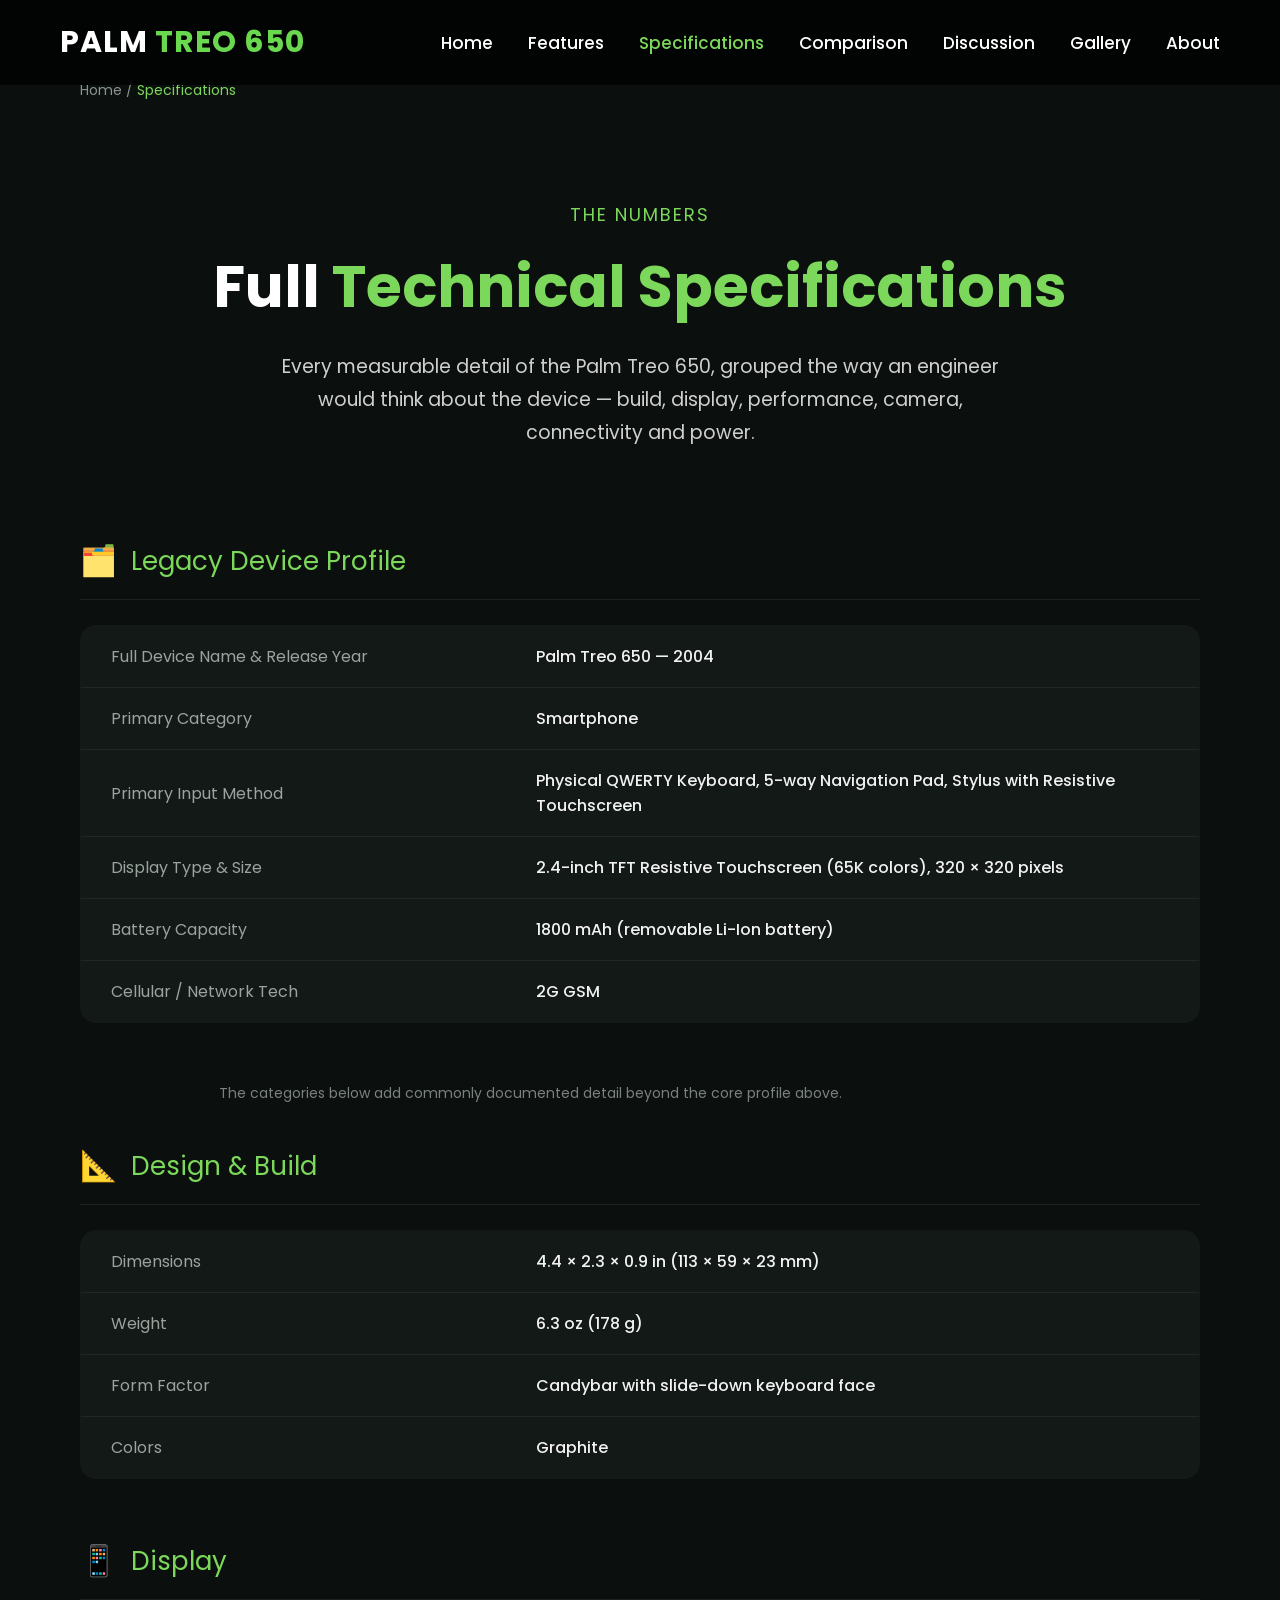
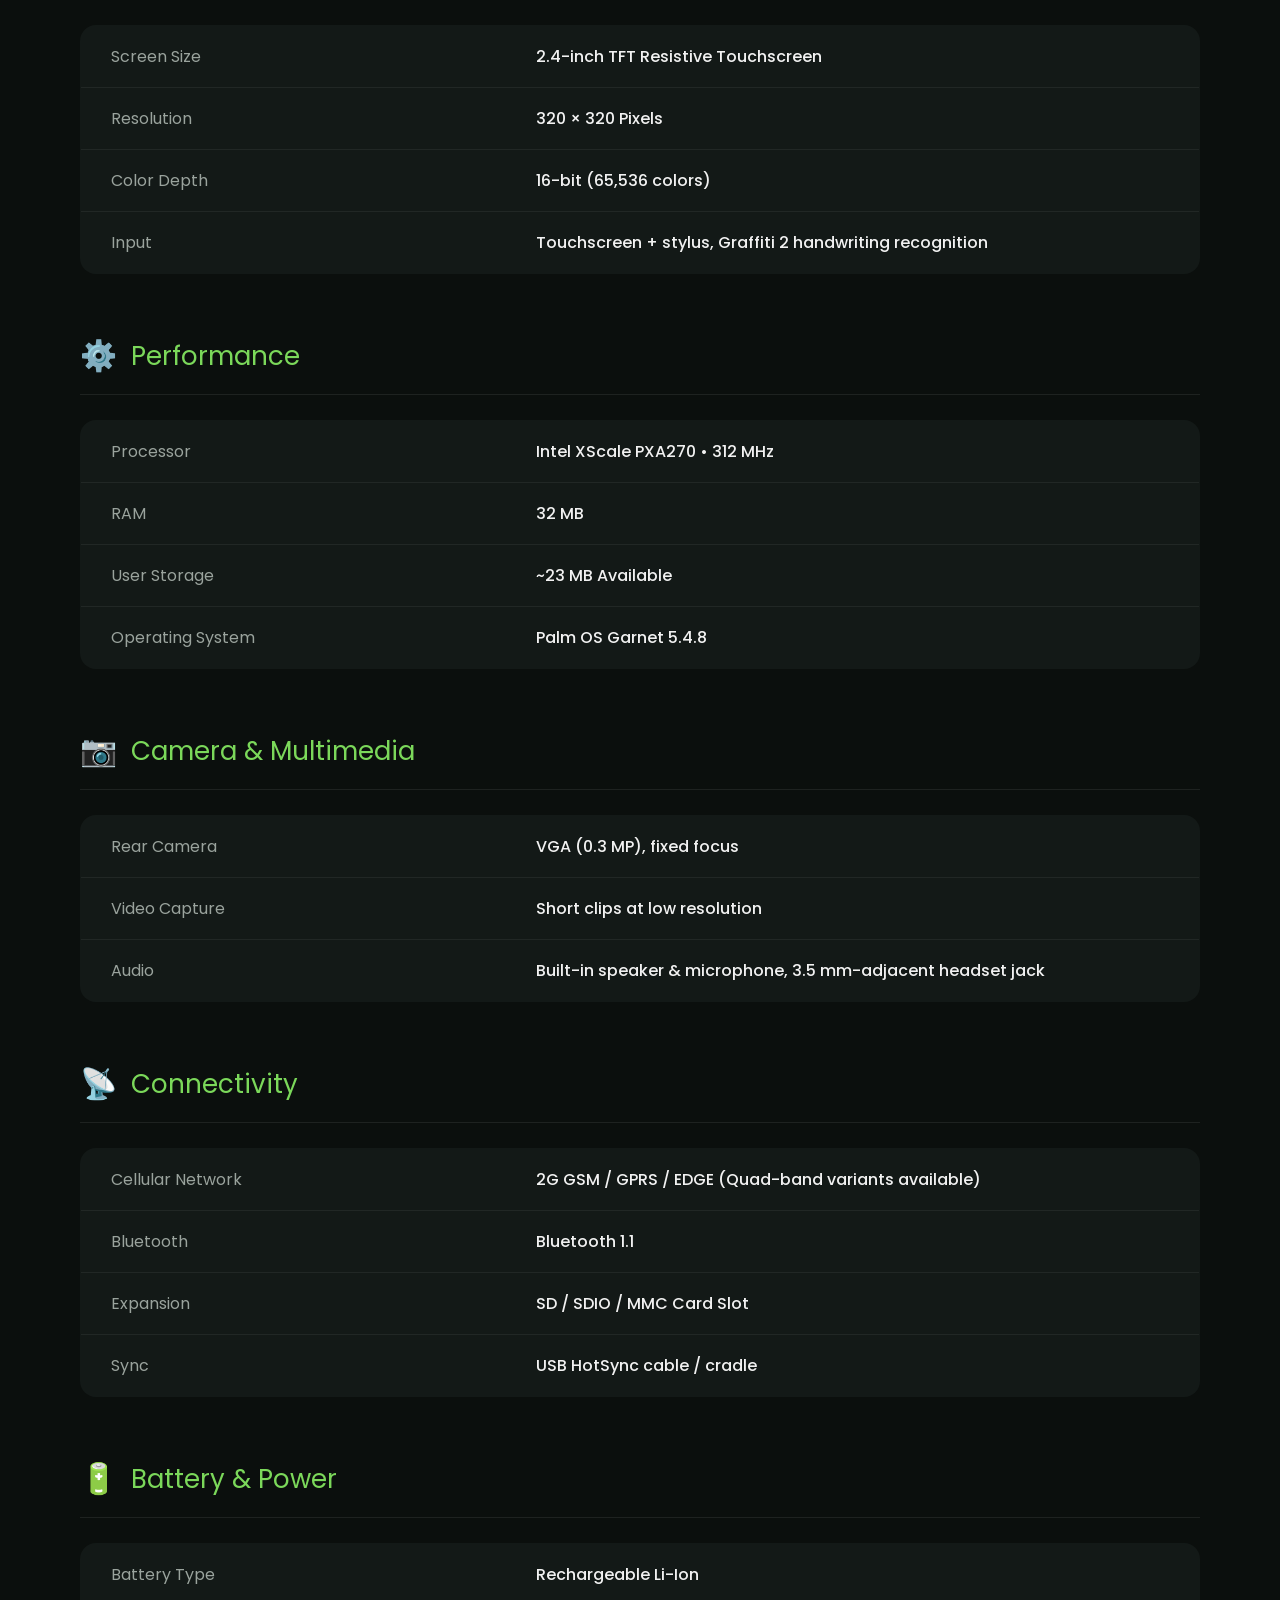
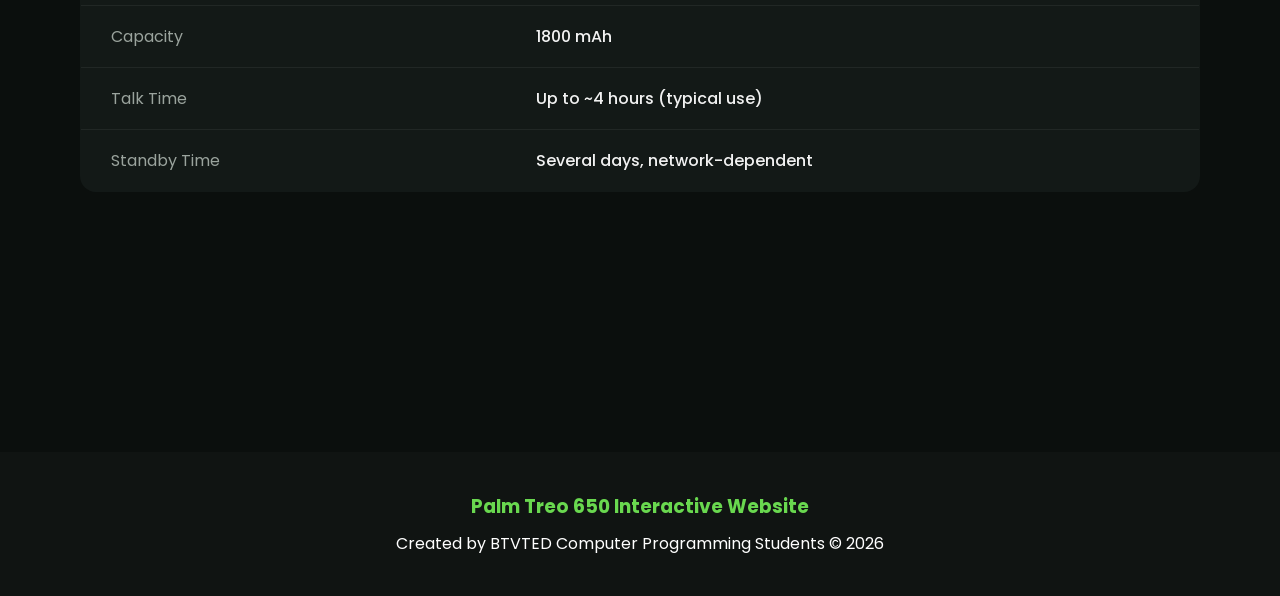
<file: specs.html>
<!DOCTYPE html>
<html lang="en">
<head>
    <meta charset="UTF-8">
    <meta name="viewport" content="width=device-width, initial-scale=1.0">
    <title>Specifications | Palm Treo 650</title>

    <link rel="stylesheet" href="style.css">
    <link rel="stylesheet" href="animation.css">

    <link href="https://fonts.googleapis.com/css2?family=Poppins:wght@300;400;600;700&display=swap" rel="stylesheet">
</head>

<body>

<header>

    <nav class="navbar">

        <div class="logo">
            PALM <span>TREO 650</span>
        </div>

        <ul class="nav-links">

            <li><a href="index.html">Home</a></li>

            <li><a href="features.html">Features</a></li>

            <li><a href="specs.html" class="active">Specifications</a></li>

            <li><a href="comparison.html">Comparison</a></li>
            <li><a href="discussion.html">Discussion</a></li>

            <li><a href="gallery.html">Gallery</a></li>

            <li><a href="about.html">About</a></li>

        </ul>

    </nav>

</header>

<div class="breadcrumb">
    <a href="index.html">Home</a> / <span>Specifications</span>
</div>

<section class="page-hero">

    <div class="eyebrow">The Numbers</div>

    <h1>Full <span>Technical Specifications</span></h1>

    <p>

        Every measurable detail of the Palm Treo 650, grouped the way an
        engineer would think about the device — build, display,
        performance, camera, connectivity and power.

    </p>

</section>

<section class="spec-page-section">

    <div class="spec-category reveal">

        <div class="spec-category-title"><span>🗂️</span> Legacy Device Profile</div>

        <table class="spec-table">

            <tr><td>Full Device Name &amp; Release Year</td><td>Palm Treo 650 — 2004</td></tr>

            <tr><td>Primary Category</td><td>Smartphone</td></tr>

            <tr><td>Primary Input Method</td><td>Physical QWERTY Keyboard, 5-way Navigation Pad, Stylus with Resistive Touchscreen</td></tr>

            <tr><td>Display Type &amp; Size</td><td>2.4-inch TFT Resistive Touchscreen (65K colors), 320 × 320 pixels</td></tr>

            <tr><td>Battery Capacity</td><td>1800 mAh (removable Li-Ion battery)</td></tr>

            <tr><td>Cellular / Network Tech</td><td>2G GSM</td></tr>

        </table>

    </div>

    <p class="compare-note" style="margin:10px 0 40px;">

        The categories below add commonly documented detail beyond the
        core profile above.

    </p>

    <div class="spec-category reveal">

        <div class="spec-category-title"><span>📐</span> Design &amp; Build</div>

        <table class="spec-table">

            <tr><td>Dimensions</td><td>4.4 × 2.3 × 0.9 in (113 × 59 × 23 mm)</td></tr>

            <tr><td>Weight</td><td>6.3 oz (178 g)</td></tr>

            <tr><td>Form Factor</td><td>Candybar with slide-down keyboard face</td></tr>

            <tr><td>Colors</td><td>Graphite</td></tr>

        </table>

    </div>


    <div class="spec-category reveal">

        <div class="spec-category-title"><span>📱</span> Display</div>

        <table class="spec-table">

            <tr><td>Screen Size</td><td>2.4-inch TFT Resistive Touchscreen</td></tr>

            <tr><td>Resolution</td><td>320 × 320 Pixels</td></tr>

            <tr><td>Color Depth</td><td>16-bit (65,536 colors)</td></tr>

            <tr><td>Input</td><td>Touchscreen + stylus, Graffiti 2 handwriting recognition</td></tr>

        </table>

    </div>


    <div class="spec-category reveal">

        <div class="spec-category-title"><span>⚙️</span> Performance</div>

        <table class="spec-table">

            <tr><td>Processor</td><td>Intel XScale PXA270 • 312 MHz</td></tr>

            <tr><td>RAM</td><td>32 MB</td></tr>

            <tr><td>User Storage</td><td>~23 MB Available</td></tr>

            <tr><td>Operating System</td><td>Palm OS Garnet 5.4.8</td></tr>

        </table>

    </div>


    <div class="spec-category reveal">

        <div class="spec-category-title"><span>📷</span> Camera &amp; Multimedia</div>

        <table class="spec-table">

            <tr><td>Rear Camera</td><td>VGA (0.3 MP), fixed focus</td></tr>

            <tr><td>Video Capture</td><td>Short clips at low resolution</td></tr>

            <tr><td>Audio</td><td>Built-in speaker &amp; microphone, 3.5 mm-adjacent headset jack</td></tr>

        </table>

    </div>


    <div class="spec-category reveal">

        <div class="spec-category-title"><span>📡</span> Connectivity</div>

        <table class="spec-table">

            <tr><td>Cellular Network</td><td>2G GSM / GPRS / EDGE (Quad-band variants available)</td></tr>

            <tr><td>Bluetooth</td><td>Bluetooth 1.1</td></tr>

            <tr><td>Expansion</td><td>SD / SDIO / MMC Card Slot</td></tr>

            <tr><td>Sync</td><td>USB HotSync cable / cradle</td></tr>

        </table>

    </div>


    <div class="spec-category reveal">

        <div class="spec-category-title"><span>🔋</span> Battery &amp; Power</div>

        <table class="spec-table">

            <tr><td>Battery Type</td><td>Rechargeable Li-Ion</td></tr>

            <tr><td>Capacity</td><td>1800 mAh</td></tr>

            <tr><td>Talk Time</td><td>Up to ~4 hours (typical use)</td></tr>

            <tr><td>Standby Time</td><td>Several days, network-dependent</td></tr>

        </table>

    </div>

</section>

<footer>

    <h3>Palm Treo 650 Interactive Website</h3>

    <p>

        Created by BTVTED Computer Programming Students

    </p>

</footer>

<script src="script.js"></script>

</body>
</html>
</file>
<file: style.css>
/* ===========================
   GOOGLE FONT & RESET
=========================== */

*{
    margin:0;
    padding:0;
    box-sizing:border-box;
}

body{
    font-family:'Poppins',sans-serif;
    background:#0b0f0d;
    color:white;
    overflow-x:hidden;
}

/* ===========================
   NAVIGATION BAR
=========================== */

.navbar{

    width:100%;

    display:flex;

    justify-content:space-between;

    align-items:center;

    padding:25px 80px;

    position:fixed;

    top:0;

    left:0;

    background:rgba(11,15,13,.90);

    backdrop-filter:blur(10px);

    z-index:1000;

}

.logo{

    font-size:32px;

    font-weight:700;

    color:white;

    letter-spacing:1px;

}

.logo span{

    color:#7bd85a;

}

.nav-links{

    display:flex;

    list-style:none;

    gap:40px;

}

.nav-links a{

    text-decoration:none;

    color:white;

    font-size:17px;

    transition:.3s;

}

.nav-links a:hover{

    color:#7bd85a;

}

/* ===========================
   HERO SECTION
=========================== */

.hero{

    min-height:100vh;

    display:flex;

    justify-content:space-between;

    align-items:center;

    padding:140px 80px 80px;

}

.hero-left{

    width:50%;

}

.hero-left h3{

    color:#7bd85a;

    font-size:22px;

    margin-bottom:15px;

    text-transform:uppercase;

}

.hero-left h1{

    font-size:72px;

    margin-bottom:25px;

    line-height:1.1;

}

.hero-left h1 span{

    color:#7bd85a;

}

.hero-left p{

    font-size:20px;

    line-height:38px;

    color:#cfcfcf;

    margin-bottom:40px;

}

/* ===========================
   BUTTONS
=========================== */

.buttons{

    display:flex;

    gap:20px;

}

.btn{

    padding:16px 34px;

    border-radius:12px;

    text-decoration:none;

    font-weight:600;

    transition:.35s;

}

.green{

    background:#7bd85a;

    color:black;

}

.green:hover{

    transform:translateY(-5px);

    box-shadow:0 0 25px rgba(123,216,90,.45);

}

.outline{

    border:2px solid #7bd85a;

    color:#7bd85a;

}

.outline:hover{

    background:#7bd85a;

    color:black;

}

/* ===========================
   PHONE IMAGE
=========================== */

.hero-right{

display:flex;

justify-content:center;

align-items:center;

position:relative;

overflow:hidden;

flex:1;

min-height:700px;

}

.hero-right img{

width:650px;

max-width:100%;

position:relative;

z-index:5;

mix-blend-mode:screen;

filter:
brightness(1.05)
contrast(1.08)
drop-shadow(0 0 40px rgba(115,255,0,.45))
drop-shadow(0 0 80px rgba(115,255,0,.25));

animation:phoneAnimation 6s ease-in-out infinite;

transform-style:preserve-3d;

}

.hero-right img:hover{

    transform:rotate(-8deg) scale(1.05);

}
/* ==========================
   GOOGLE FONT & RESET
========================== */

*{
    margin:0;
    padding:0;
    box-sizing:border-box;
    font-family:'Poppins',sans-serif;
}

html{
    scroll-behavior:smooth;
}

body{
    background:#0b0f0d;
    color:white;
    overflow-x:hidden;
}

/* ==========================
   NAVIGATION BAR
========================== */

.navbar{
    position:fixed;
    top:0;
    left:0;
    width:100%;
    padding:20px 60px;
    display:flex;
    justify-content:space-between;
    align-items:center;
    background:rgba(0,0,0,.75);
    backdrop-filter:blur(12px);
    z-index:999;
}

.logo{
    font-size:30px;
    font-weight:700;
    color:white;
}

.logo span{
    color:#69d84f;
}

.nav-links{
    display:flex;
    gap:35px;
    list-style:none;
}

.nav-links a{
    color:white;
    text-decoration:none;
    transition:.3s;
    font-weight:500;
}

.nav-links a:hover{
    color:#69d84f;
}

/* ==========================
   HERO SECTION
========================== */

.hero{
    min-height:100vh;
    display:flex;
    justify-content:space-between;
    align-items:center;
    padding:120px 70px;
}

.hero-left{
    width:50%;
}

.hero-left h3{
    color:#69d84f;
    font-size:22px;
    margin-bottom:15px;
}

.hero-left h1{
    font-size:72px;
    line-height:1.1;
    margin-bottom:20px;
}

.hero-left h1 span{
    color:#69d84f;
}

.hero-left p{
    color:#d9d9d9;
    font-size:18px;
    line-height:34px;
    margin-bottom:35px;
}

.buttons{
    display:flex;
    gap:20px;
}

.btn{
    padding:16px 32px;
    border-radius:10px;
    text-decoration:none;
    transition:.3s;
    font-weight:600;
}

.green{
    background:#69d84f;
    color:black;
}

.green:hover{
    transform:translateY(-5px);
    box-shadow:0 0 20px #69d84f;
}

.outline{
    border:2px solid #69d84f;
    color:#69d84f;
}

.outline:hover{
    background:#69d84f;
    color:black;
}

/* ==========================
   PHONE IMAGE
========================== */

.hero-right{
    width:45%;
    display:flex;
    justify-content:center;
}

.hero-right img{
    width:420px;
    transition:.5s;
    filter:drop-shadow(0 25px 40px rgba(0,0,0,.8));
}

.hero-right img:hover{
    transform:rotate(-8deg) scale(1.05);
}

/* ==========================
   QUICK INFO CARDS
========================== */

.quick-info{
    display:grid;
    grid-template-columns:repeat(4,1fr);
    gap:25px;
    padding:20px 70px 80px;
}

.card{
    background:#131917;
    border:1px solid rgba(255,255,255,.08);
    border-radius:18px;
    text-align:center;
    padding:35px;
    transition:.3s;
}

.card:hover{
    transform:translateY(-10px);
    border-color:#69d84f;
    box-shadow:0 0 25px rgba(105,216,79,.35);
}

.card h2{
    font-size:40px;
    margin-bottom:10px;
}

.card h3{
    margin-bottom:10px;
    color:#69d84f;
}

/* ==========================
   FOOTER
========================== */

footer{
    margin-top:80px;
    padding:40px;
    background:#101412;
    text-align:center;
}

footer h3{
    color:#69d84f;
    margin-bottom:10px;
}

/* ==========================
   RESPONSIVE
========================== */

@media(max-width:900px){

.navbar{
    flex-direction:column;
    gap:15px;
}

.nav-links{
    flex-wrap:wrap;
    justify-content:center;
}

.hero{
    flex-direction:column;
    text-align:center;
    padding-top:170px;
}

.hero-left{
    width:100%;
}

.hero-right{
    width:100%;
    margin-top:50px;
}

.hero-right img{
    width:280px;
}

.hero-left h1{
    font-size:48px;
}

.quick-info{
    grid-template-columns:1fr;
}

.buttons{
    justify-content:center;
}

}


/* ===========================
REVOLUTION SECTION
=========================== */

.revolution{

padding:120px 80px;

background:#111815;

}

.section-title{

text-align:center;

margin-bottom:70px;

}

.section-title h2{

font-size:55px;

margin-bottom:20px;

color:#7bd85a;

}

.section-title p{

max-width:900px;

margin:auto;

line-height:35px;

font-size:19px;

color:#cfcfcf;

}

.feature-grid{

display:grid;

grid-template-columns:repeat(3,1fr);

gap:35px;

margin-top:70px;

}

.feature-card{

background:#181f1c;

padding:35px;

border-radius:20px;

transition:.4s;

border:1px solid rgba(255,255,255,.06);

}

.feature-card:hover{

transform:translateY(-12px);

box-shadow:0 0 30px rgba(123,216,90,.25);

border-color:#7bd85a;

}

.feature-card h1{

font-size:55px;

margin-bottom:20px;

}

.feature-card h3{

font-size:25px;

margin-bottom:15px;

color:#7bd85a;

}

.feature-card p{

line-height:30px;

color:#d7d7d7;

}

/*==========================
SPECIFICATIONS
===========================*/

.specifications{

padding:120px 80px;

background:#0b0f0d;

}

.spec-grid{

display:grid;

grid-template-columns:repeat(4,1fr);

gap:30px;

margin-top:70px;

}

.spec-card{

background:#171d1a;

padding:35px;

border-radius:18px;

text-align:center;

transition:.4s;

border:1px solid rgba(255,255,255,.08);

}

.spec-card:hover{

transform:translateY(-10px);

border-color:#7bd85a;

box-shadow:0 0 25px rgba(123,216,90,.35);

}

.spec-card h3{

margin-bottom:18px;

color:#7bd85a;

font-size:24px;

}

.spec-card span{

font-size:18px;

line-height:30px;

color:#d8d8d8;

display:block;

}

/*=========================
GREEN GLOW
=========================*/

.hero-right::before{

content:"";

position:absolute;

width:650px;

height:650px;

border-radius:50%;

background:

radial-gradient(circle,

rgba(122,255,0,.75) 0%,

rgba(122,255,0,.35) 30%,

rgba(122,255,0,.12) 55%,

transparent 75%);

filter:blur(60px);

animation:glowPulse 5s infinite;

z-index:0;

}

/*=========================
BOTTOM GLOW
=========================*/

.hero-right::after{

content:"";

position:absolute;

bottom:60px;

width:520px;

height:70px;

border-radius:50%;

background:

radial-gradient(circle,

rgba(122,255,0,.95),

transparent 70%);

filter:blur(25px);

z-index:0;

}

/*=========================
PHONE ANIMATION
=========================*/

@keyframes phoneAnimation{

0%{

transform:
translateY(0px)
rotateY(-12deg);

}

25%{

transform:
translateY(-18px)
rotateY(-5deg);

}

50%{

transform:
translateY(0px)
rotateY(12deg);

}

75%{

transform:
translateY(-18px)
rotateY(5deg);

}

100%{

transform:
translateY(0px)
rotateY(-12deg);

}

}

/*=========================
GLOW
=========================*/

@keyframes glowPulse{

0%{

transform:scale(1);

opacity:.75;

}

50%{

transform:scale(1.12);

opacity:1;

}

100%{

transform:scale(1);

opacity:.75;

}

}

.phone-container{

position:relative;

display:flex;

justify-content:center;

align-items:center;

padding:50px;

border-radius:50px;

background:transparent;

overflow:hidden;

}

/* ===========================
   ACTIVE NAV LINK
=========================== */

.nav-links a.active{

    color:#7bd85a;

}

/* ===========================
   PAGE HERO (inner pages)
=========================== */

.page-hero{

    padding:100px 80px 50px;

    text-align:center;

    position:relative;

    overflow:hidden;

}

.page-hero .eyebrow{

    color:#7bd85a;

    font-size:18px;

    text-transform:uppercase;

    letter-spacing:2px;

    margin-bottom:15px;

}

.page-hero h1{

    font-size:58px;

    margin-bottom:20px;

}

.page-hero h1 span{

    color:#7bd85a;

}

.page-hero p{

    max-width:750px;

    margin:0 auto;

    color:#cfcfcf;

    font-size:19px;

    line-height:33px;

}

/* ===========================
   BREADCRUMB
=========================== */

.breadcrumb{

    padding:80px 80px 0;

    font-size:14px;

    color:#8a938e;

}

.breadcrumb a{

    color:#8a938e;

    text-decoration:none;

    transition:.3s;

}

.breadcrumb a:hover{

    color:#7bd85a;

}

.breadcrumb span{

    color:#7bd85a;

}

/* ===========================
   MINIMAL FEATURE GRID
=========================== */

.feature-detail-section{

    padding:40px 80px 120px;

}


.feature-grid-minimal{

    display:grid;

    grid-template-columns:repeat(3,1fr);

    gap:30px;

    max-width:1100px;

    margin:auto;

}


.feature-box{

    background:#131917;

    border:1px solid rgba(255,255,255,.08);

    border-radius:20px;

    padding:35px;

    text-align:center;

    min-height:280px;

    transition:.3s;

}


.feature-box:hover{

    transform:translateY(-8px);

    border-color:#7bd85a;

}


.feature-icon{

    font-size:55px;

    margin-bottom:20px;

}


.feature-box h2{

    font-size:24px;

    margin-bottom:15px;

}


.feature-box p{

    color:#cfcfcf;

    line-height:26px;

    font-size:15px;

}


/* Mobile */

@media(max-width:900px){

    .feature-grid-minimal{

        grid-template-columns:1fr;

    }

    .feature-detail-section{

        padding:30px;

    }

}
/* ===========================
   SPECIFICATIONS PAGE
=========================== */

.spec-page-section{

    padding:40px 80px 120px;

}

.spec-category{

    margin-bottom:60px;

}

.spec-category-title{

    display:flex;

    align-items:center;

    gap:14px;

    font-size:26px;

    color:#7bd85a;

    margin-bottom:25px;

    padding-bottom:15px;

    border-bottom:1px solid rgba(255,255,255,.08);

}

.spec-category-title span{

    font-size:30px;

}

.spec-table{

    width:100%;

    border-collapse:collapse;

    background:#131917;

    border-radius:16px;

    overflow:hidden;

    border:1px solid rgba(255,255,255,.08);

}

.spec-table tr{

    border-bottom:1px solid rgba(255,255,255,.06);

    transition:.25s;

}

.spec-table tr:last-child{

    border-bottom:none;

}

.spec-table tr:hover{

    background:rgba(123,216,90,.06);

}

.spec-table td{

    padding:18px 30px;

    font-size:16px;

}

.spec-table td:first-child{

    color:#9aa39d;

    width:38%;

}

.spec-table td:last-child{

    color:#f1f1f1;

    font-weight:500;

}

/* ===========================
   COMPARISON PAGE
=========================== */

.comparison-section{

    padding:40px 80px 120px;

}

.compare-tabs{

    display:flex;

    justify-content:center;

    gap:18px;

    margin-bottom:50px;

    flex-wrap:wrap;

}

.compare-tab{

    padding:14px 28px;

    border-radius:30px;

    border:2px solid rgba(123,216,90,.3);

    background:transparent;

    color:#cfcfcf;

    font-family:'Poppins',sans-serif;

    font-size:16px;

    font-weight:600;

    cursor:pointer;

    transition:.3s;

}

.compare-tab:hover{

    border-color:#7bd85a;

    color:#7bd85a;

}

.compare-tab.active{

    background:#7bd85a;

    border-color:#7bd85a;

    color:black;

}

.compare-table-wrap{

    max-width:900px;

    margin:0 auto;

    overflow-x:auto;

}

.compare-table{

    width:100%;

    border-collapse:collapse;

    background:#131917;

    border-radius:16px;

    overflow:hidden;

    border:1px solid rgba(255,255,255,.08);

    min-width:560px;

}

.compare-table th{

    padding:22px 25px;

    text-align:left;

    font-size:15px;

    text-transform:uppercase;

    letter-spacing:1px;

    color:#8a938e;

    border-bottom:1px solid rgba(255,255,255,.08);

}

.compare-table th.highlight{

    color:#7bd85a;

}

.compare-table td{

    padding:20px 25px;

    font-size:16px;

    border-bottom:1px solid rgba(255,255,255,.06);

}

.compare-table tr:last-child td{

    border-bottom:none;

}

.compare-table td:first-child{

    color:#9aa39d;

}

.compare-table td.highlight{

    color:#7bd85a;

    font-weight:600;

}

.compare-note{

    max-width:900px;

    margin:20px auto 0;

    color:#7a827d;

    font-size:14px;

    text-align:center;

}

/* ===========================
   GALLERY PAGE
=========================== */

.gallery-section{

    padding:40px 80px 120px;

}

.gallery-grid{

    display:grid;

    grid-template-columns:repeat(3,1fr);

    gap:30px;

}

.gallery-item{

    background:#131917;

    border:1px solid rgba(255,255,255,.08);

    border-radius:20px;

    overflow:hidden;

    cursor:pointer;

    transition:.35s;

}

.gallery-item:hover{

    transform:translateY(-8px);

    border-color:#7bd85a;

    box-shadow:0 0 25px rgba(123,216,90,.25);

}

.gallery-thumb{

    height:220px;

    display:flex;

    align-items:center;

    justify-content:center;

    font-size:70px;

    background:

        radial-gradient(circle at 50% 30%, rgba(123,216,90,.18), transparent 65%),

        #101512;

}

.gallery-caption{

    padding:20px 22px 26px;

}

.gallery-caption h3{

    font-size:18px;

    margin-bottom:6px;

    color:#f1f1f1;

}

.gallery-caption p{

    font-size:14px;

    color:#8a938e;

}

.lightbox-box{

    width:min(560px,88vw);

    background:#131917;

    border:1px solid rgba(123,216,90,.35);

    border-radius:24px;

    padding:40px;

    text-align:center;

    position:relative;

}

.lightbox-box .lightbox-icon{

    font-size:110px;

    margin-bottom:20px;

}

.lightbox-box h3{

    font-size:24px;

    margin-bottom:10px;

    color:#7bd85a;

}

.lightbox-box p{

    color:#cfcfcf;

    line-height:26px;

}

.lightbox-close{

    position:absolute;

    top:18px;

    right:22px;

    background:none;

    border:none;

    color:#8a938e;

    font-size:26px;

    cursor:pointer;

    line-height:1;

    transition:.25s;

}

.lightbox-close:hover{

    color:#7bd85a;

}

.lightbox-nav{

    display:flex;

    justify-content:space-between;

    margin-top:26px;

}

.lightbox-nav button{

    background:rgba(123,216,90,.1);

    border:1px solid rgba(123,216,90,.35);

    color:#7bd85a;

    padding:10px 20px;

    border-radius:30px;

    cursor:pointer;

    font-family:'Poppins',sans-serif;

    font-weight:600;

    transition:.25s;

}

.lightbox-nav button:hover{

    background:#7bd85a;

    color:black;

}

/* ===========================
   ABOUT PAGE
=========================== */

.about-section{

    padding:40px 80px 0;

    display:flex;

    gap:70px;

    align-items:flex-start;

}

.about-section p{

    color:#cfcfcf;

    font-size:18px;

    line-height:32px;

    margin-bottom:22px;

}

.about-text{

    flex:1.3;

}

.about-side{

    flex:1;

    background:#131917;

    border:1px solid rgba(255,255,255,.08);

    border-radius:20px;

    padding:35px;

    position:sticky;

    top:120px;

}

.about-side h3{

    color:#7bd85a;

    font-size:20px;

    margin-bottom:18px;

}

.about-side ul{

    list-style:none;

}

.about-side li{

    padding:10px 0;

    border-bottom:1px solid rgba(255,255,255,.06);

    color:#d7d7d7;

    font-size:15px;

    display:flex;

    justify-content:space-between;

}

.about-side li:last-child{

    border-bottom:none;

}

.about-side li span{

    color:#8a938e;

}

.timeline{

    padding:100px 80px 120px;

}

.timeline-track{

    max-width:820px;

    margin:0 auto;

    position:relative;

    padding-left:40px;

    border-left:2px solid rgba(123,216,90,.25);

}

.timeline-item{

    position:relative;

    padding-bottom:50px;

}

.timeline-item:last-child{

    padding-bottom:0;

}

.timeline-item::before{

    content:"";

    position:absolute;

    left:-49px;

    top:4px;

    width:16px;

    height:16px;

    border-radius:50%;

    background:#0b0f0d;

    border:3px solid #7bd85a;

}

.timeline-year{

    color:#7bd85a;

    font-weight:700;

    font-size:15px;

    letter-spacing:1px;

    margin-bottom:8px;

}

.timeline-item h3{

    font-size:22px;

    margin-bottom:10px;

}

.timeline-item p{

    color:#cfcfcf;

    font-size:16px;

    line-height:28px;

}

.disclaimer-box{

    max-width:820px;

    margin:0 auto 80px;

    background:#131917;

    border:1px solid rgba(255,255,255,.08);

    border-radius:16px;

    padding:28px 32px;

    color:#8a938e;

    font-size:14px;

    line-height:24px;

}

/* ===========================
   OS DEMO — TRY THE INTERFACE
=========================== */

.os-demo{

    margin-top:100px;

    padding-top:80px;

    border-top:1px solid rgba(255,255,255,.08);

}

.os-demo .section-title{

    margin-bottom:50px;

}

.os-demo-wrap{

    display:flex;

    justify-content:center;

}

.os-phone{

    width:300px;

    background:linear-gradient(160deg,#1c211e,#0d100e);

    border-radius:42px;

    padding:22px 16px 26px;

    border:1px solid rgba(255,255,255,.1);

    box-shadow:0 30px 60px rgba(0,0,0,.55);

}

.os-earpiece{

    width:60px;

    height:6px;

    border-radius:10px;

    background:#2a302c;

    margin:0 auto 16px;

}

.os-screen-frame{

    width:100%;

    height:360px;

    border-radius:18px;

    overflow:hidden;

    background:#eef3ee;

    position:relative;

}

.os-face-front{

    background:#eef3ee;

}

.os-status-bar{

    background:#1e3a24;

    color:#d9ffd9;

    font-size:11px;

    padding:8px 12px;

    display:flex;

    justify-content:space-between;

}

.os-app-grid{

    flex:1;

    display:grid;

    grid-template-columns:repeat(4,1fr);

    align-content:start;

    gap:14px 8px;

    padding:18px 10px;

}

.os-app-btn{

    background:none;

    border:none;

    font-family:'Poppins',sans-serif;

    color:#1c2b1f;

    font-size:10.5px;

    display:flex;

    flex-direction:column;

    align-items:center;

    gap:5px;

    cursor:pointer;

    padding:4px 0;

    border-radius:10px;

    transition:.2s;

}

.os-app-btn:hover{

    background:rgba(30,58,36,.08);

}

.os-app-icon{

    width:38px;

    height:38px;

    border-radius:10px;

    background:#dff0df;

    display:flex;

    align-items:center;

    justify-content:center;

    font-size:19px;

    box-shadow:inset 0 0 0 1px rgba(30,58,36,.15);

}

.os-app-titlebar{

    background:#1e3a24;

    color:#d9ffd9;

    display:flex;

    align-items:center;

    gap:14px;

    padding:10px 14px;

    font-size:13px;

}

.os-back-btn{

    background:rgba(255,255,255,.12);

    border:none;

    color:#d9ffd9;

    font-family:'Poppins',sans-serif;

    font-size:12px;

    padding:5px 10px;

    border-radius:20px;

    cursor:pointer;

    transition:.2s;

}

.os-back-btn:hover{

    background:rgba(255,255,255,.22);

}

.os-app-title{

    font-weight:600;

}

.os-app-body{

    flex:1;

    background:#eef3ee;

    color:#1c2b1f;

    padding:14px;

    font-size:12px;

    overflow-y:auto;

}

.os-home-button{

    width:34px;

    height:34px;

    border-radius:50%;

    background:#2a302c;

    margin:18px auto 0;

}

/* --- generic mock rows (Address, Contact list, Documents, Memos, Tasks) --- */

.os-row{

    display:flex;

    align-items:center;

    gap:10px;

    padding:9px 4px;

    border-bottom:1px solid rgba(28,43,31,.1);

}

.os-row .os-dot{

    width:26px;

    height:26px;

    border-radius:50%;

    background:#1e3a24;

    color:#eef3ee;

    display:flex;

    align-items:center;

    justify-content:center;

    font-size:11px;

    font-weight:700;

    flex-shrink:0;

}

.os-row .os-row-main{ font-weight:600; }

.os-row .os-row-sub{ color:#5a655c; font-size:10.5px; }

/* --- calculator --- */

.os-calc-display{

    background:#1e3a24;

    color:#d9ffd9;

    text-align:right;

    padding:14px;

    font-size:22px;

    border-radius:8px;

    margin-bottom:10px;

}

.os-calc-grid{

    display:grid;

    grid-template-columns:repeat(4,1fr);

    gap:6px;

}

.os-calc-grid span{

    background:#dff0df;

    border-radius:6px;

    text-align:center;

    padding:9px 0;

    font-size:12px;

}

/* --- calendar --- */

.os-cal-grid{

    display:grid;

    grid-template-columns:repeat(7,1fr);

    gap:4px;

    text-align:center;

    font-size:10px;

}

.os-cal-grid span{

    padding:6px 0;

    border-radius:4px;

}

.os-cal-grid span.os-cal-head{

    color:#5a655c;

    font-weight:700;

}

.os-cal-grid span.os-cal-active{

    background:#1e3a24;

    color:#d9ffd9;

    font-weight:700;

}

/* --- dialer --- */

.os-dial-display{

    background:#dff0df;

    padding:12px;

    text-align:center;

    font-size:18px;

    border-radius:8px;

    margin-bottom:10px;

    letter-spacing:2px;

}

.os-dial-grid{

    display:grid;

    grid-template-columns:repeat(3,1fr);

    gap:6px;

}

.os-dial-grid span{

    background:#dff0df;

    border-radius:50%;

    aspect-ratio:1;

    display:flex;

    align-items:center;

    justify-content:center;

    font-size:13px;

}

/* --- sms thread --- */

.os-bubble{

    max-width:75%;

    padding:8px 12px;

    border-radius:14px;

    margin-bottom:8px;

    font-size:11px;

    line-height:16px;

}

.os-bubble-in{

    background:#dff0df;

    border-bottom-left-radius:2px;

}

.os-bubble-out{

    background:#1e3a24;

    color:#d9ffd9;

    margin-left:auto;

    border-bottom-right-radius:2px;

}

/* --- browser --- */

.os-url-bar{

    background:#dff0df;

    padding:8px 10px;

    border-radius:6px;

    font-size:10.5px;

    margin-bottom:10px;

    color:#3a463c;

}

.os-web-block{

    height:14px;

    background:#dff0df;

    border-radius:3px;

    margin-bottom:8px;

}

/* --- hotsync --- */

.os-sync-bar-track{

    height:10px;

    background:#dff0df;

    border-radius:6px;

    overflow:hidden;

    margin:14px 0 10px;

}

.os-sync-bar-fill{

    height:100%;

    width:72%;

    background:#1e3a24;

}

@media(max-width:900px){

    .spec-page-section,
    .comparison-section,
    .gallery-section{

        padding:20px 30px 80px;

    }

    .gallery-grid{

        grid-template-columns:1fr;

    }

    .about-section{

        flex-direction:column;

        padding:20px 30px 0;

    }

    .about-side{

        position:static;

        width:100%;

    }

    .timeline{

        padding:60px 30px 80px;

    }

    .compare-table-wrap{

        max-width:100%;

    }

}

/* ===========================
   DISCUSSION PAGE
=========================== */

.discussion-panel{

margin-top:40px;

background:#111;

border:1px solid rgba(123,216,90,.25);

border-radius:18px;

padding:40px;

box-shadow:0 0 25px rgba(123,216,90,.12);

}

.discussion-panel h2{

color:var(--accent);

margin-bottom:15px;

}

.discussion-panel h3{

margin-bottom:25px;

line-height:1.6;

}

.discussion-panel p{

line-height:1.9;

color:#d7d7d7;

margin-bottom:18px;

}
</file>
<file: animation.css>
/* ===========================
   SCROLL REVEAL
   Add class="reveal" to any element.
   script.js toggles "show" via IntersectionObserver.
=========================== */

.reveal{

    opacity:0;

    transform:translateY(35px);

    transition:opacity .8s ease, transform .8s ease;

}

.reveal.show{

    opacity:1;

    transform:translateY(0);

}

/* Stagger helpers — apply alongside .reveal on items inside a grid/list */

.reveal-d1{ transition-delay:.08s; }
.reveal-d2{ transition-delay:.16s; }
.reveal-d3{ transition-delay:.24s; }
.reveal-d4{ transition-delay:.32s; }
.reveal-d5{ transition-delay:.40s; }
.reveal-d6{ transition-delay:.48s; }

/* ===========================
   FADE-IN (no movement, used for hero copy / large blocks)
=========================== */

.fade-in{

    opacity:0;

    animation:fadeIn 1s ease forwards;

}

@keyframes fadeIn{

    to{ opacity:1; }

}

/* ===========================
   TAB SWITCH (comparison page)
=========================== */

.tab-fade{

    animation:tabFade .4s ease;

}

@keyframes tabFade{

    from{ opacity:0; transform:translateY(8px); }

    to{ opacity:1; transform:translateY(0); }

}

/* ===========================
   LIGHTBOX (gallery page)
=========================== */

.lightbox-overlay{

    position:fixed;

    inset:0;

    background:rgba(6,8,7,.92);

    display:flex;

    align-items:center;

    justify-content:center;

    opacity:0;

    visibility:hidden;

    transition:opacity .35s ease;

    z-index:2000;

}

.lightbox-overlay.open{

    opacity:1;

    visibility:visible;

}

.lightbox-box{

    transform:scale(.92);

    transition:transform .35s ease;

}

.lightbox-overlay.open .lightbox-box{

    transform:scale(1);

}

/* ===========================
   OS DEMO — 3D APP FLIP (gallery page)
=========================== */

.os-screen-frame{

    perspective:1400px;

}

.os-flip-card{

    position:relative;

    width:100%;

    height:100%;

    transform-style:preserve-3d;

    transition:transform .9s cubic-bezier(.4,.1,.2,1);

}

.os-flip-card.flipped{

    transform:rotateY(180deg);

}

.os-face{

    position:absolute;

    inset:0;

    backface-visibility:hidden;

    -webkit-backface-visibility:hidden;

    display:flex;

    flex-direction:column;

}

.os-face-back{

    transform:rotateY(180deg);

}

@media (prefers-reduced-motion: reduce){

    .os-flip-card{

        transition:none !important;

    }

}

/* ===========================
   PULSE (used for small live indicators / badges)
=========================== */

@keyframes softPulse{

    0%{ box-shadow:0 0 0 0 rgba(123,216,90,.45); }

    70%{ box-shadow:0 0 0 12px rgba(123,216,90,0); }

    100%{ box-shadow:0 0 0 0 rgba(123,216,90,0); }

}

.pulse-dot{

    width:10px;

    height:10px;

    border-radius:50%;

    background:#7bd85a;

    animation:softPulse 2.2s infinite;

}

/* ===========================
   PROGRESS / STAT BAR FILL (specs page)
=========================== */

.bar-fill{

    width:0%;

    transition:width 1.1s ease;

}

.bar-fill.show{

    width:var(--bar-target, 100%);

}

/* ===========================
   RESPECT REDUCED MOTION
=========================== */

@media (prefers-reduced-motion: reduce){

    .reveal,
    .fade-in,
    .tab-fade,
    .lightbox-box,
    .bar-fill,
    .pulse-dot{

        animation:none !important;

        transition:none !important;

        opacity:1 !important;

        transform:none !important;

    }

}
/* ===========================
   VS COMPARISON LAYOUT FIX
=========================== */

.vs-stage{
    display:grid;
    grid-template-columns:280px 220px auto 220px 280px;
    justify-content:center;
    gap:clamp(20px,3vw,40px);
    align-items:flex-start;
    margin-bottom:100px;
}

.vs-stage .about-side{

    width:100%;
    align-self:flex-start;

    display:flex;
    flex-direction:column;

    min-height:560px;   /* taller cards */
    box-sizing:border-box;
}

.vs-stage .about-side ul{
    flex:1;
    margin-bottom:20px;
}

.vs-stage .about-side li{
    line-height:1.4;
    padding:10px 0;
}

.vs-phone-col{
    display:flex;
    flex-direction:column;
    align-items:center;
    gap:14px;
}

.phone-container{
    position:relative;
    width:100%;
    height:260px;
    display:flex;
    align-items:center;
    justify-content:center;
}

.phone-container::before{
    content:"";
    position:absolute;
    top:50%;
    left:50%;
    transform:translate(-50%,-50%);
    width:70%;
    height:70%;
    background:radial-gradient(circle,
        rgba(123,216,90,.55) 0%,
        rgba(123,216,90,.15) 45%,
        transparent 70%);
    filter:blur(30px);
    z-index:0;
    animation:glowPulse 4s ease-in-out infinite;
}

.phone-container img{
    position:relative;
    z-index:1;

    max-width:100%;
    max-height:100%;
    width:auto;
    height:auto;
    object-fit:contain;

    animation:phoneFloat 5s ease-in-out infinite;
    filter:drop-shadow(0 20px 25px rgba(0,0,0,.5));
}

@keyframes phoneFloat{
    0%{transform:translateY(0);}
    50%{transform:translateY(-18px);}
    100%{transform:translateY(0);}
}

@keyframes glowPulse{
    0%,100%{
        opacity:.7;
        transform:translate(-50%,-50%) scale(1);
    }
    50%{
        opacity:1;
        transform:translate(-50%,-50%) scale(1.1);
    }
}

@media(max-width:1150px){

    .vs-stage{
        grid-template-columns:1fr 1fr;
    }

    .vs-badge{
        grid-column:1/-1;
        justify-self:center;
    }

    .vs-stage .about-side{
        grid-column:1/-1;
    }

}

@media(max-width:640px){

    .vs-stage{
        grid-template-columns:1fr;
    }

}

@media(prefers-reduced-motion:reduce){

    .phone-container::before,
    .phone-container img{

        animation:none;

    }

}
</file>
